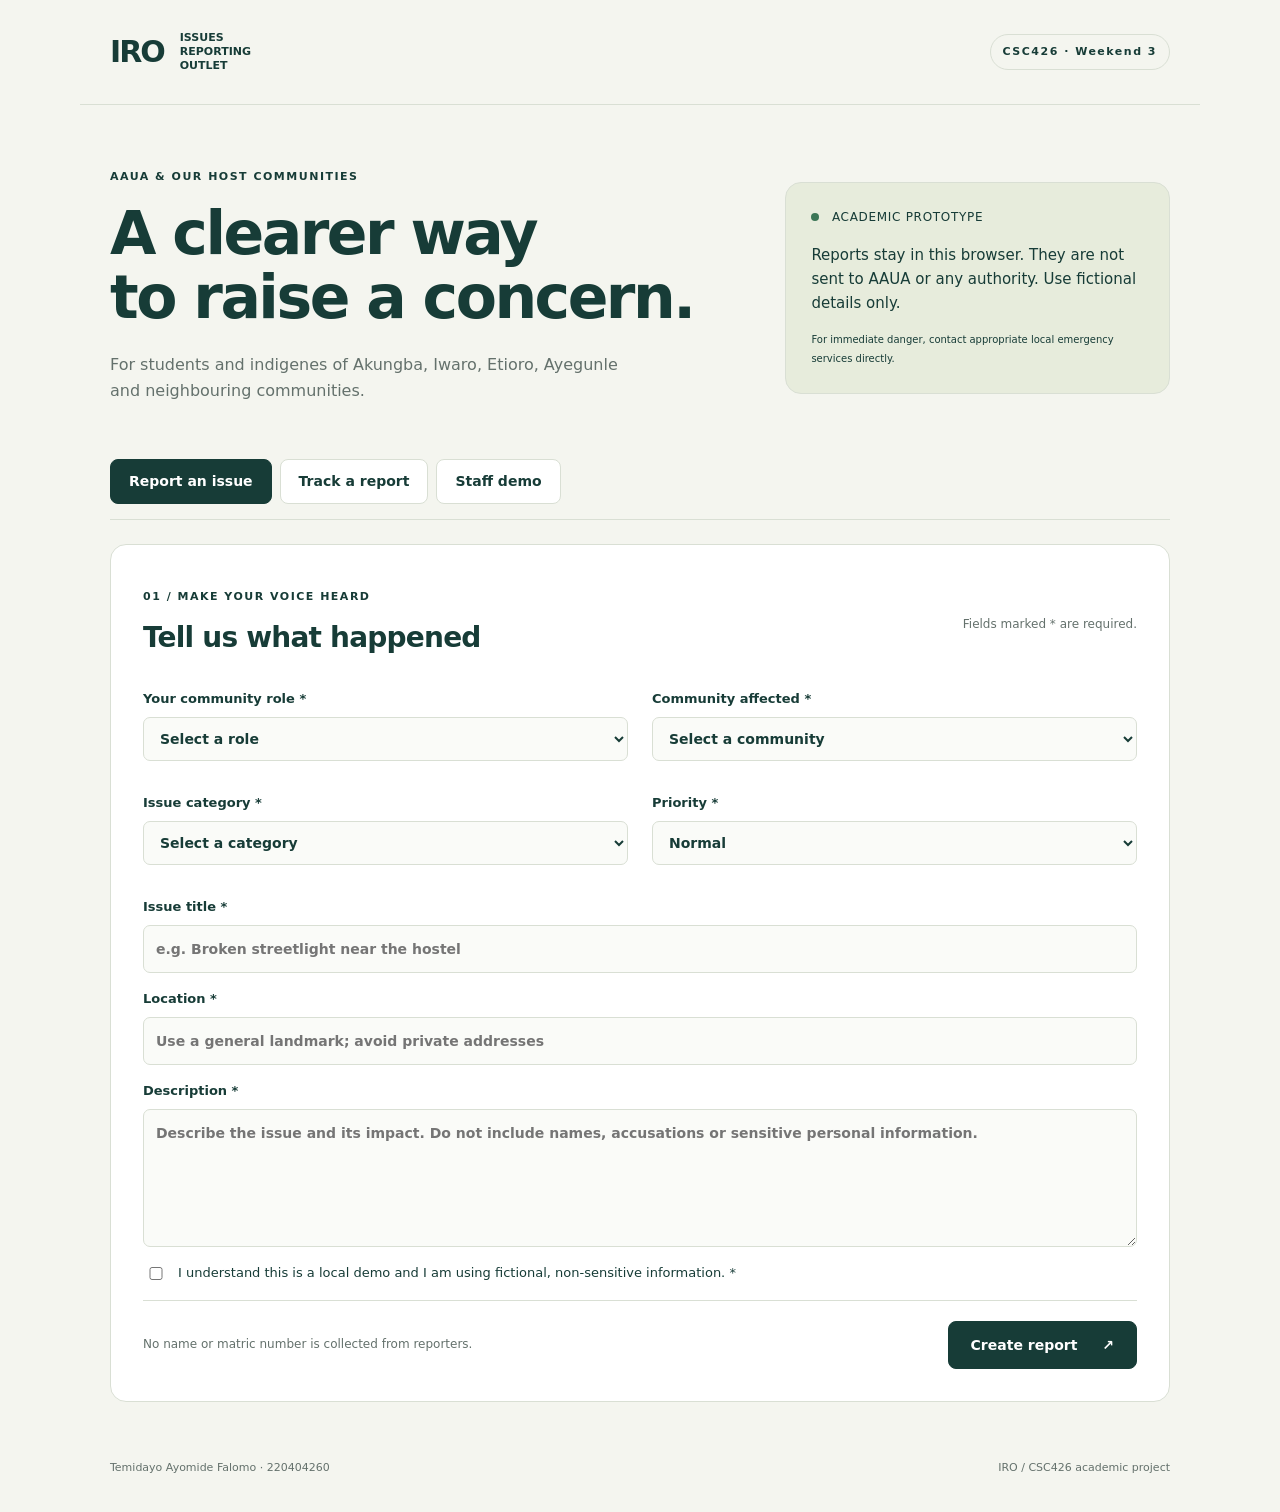
<file: weekend-3-iro/app/index.html>
<!doctype html>
<html lang="en">
<head>
  <meta charset="UTF-8"><meta name="viewport" content="width=device-width,initial-scale=1">
  <title>IRO | Issues Reporting Outlet</title>
  <link rel="stylesheet" href="styles.css">
  <script src="model.js" defer></script><script src="app.js" defer></script>
</head>
<body>
<header><a class="brand" href="#">IRO<span>Issues Reporting Outlet</span></a><span class="badge">CSC426 · Weekend 3</span></header>
<main>
  <section class="hero"><div><p class="eyebrow">AAUA & OUR HOST COMMUNITIES</p><h1>A clearer way<br>to raise a concern.</h1><p>For students and indigenes of Akungba, Iwaro, Etioro, Ayegunle and neighbouring communities.</p></div><aside><span class="status-dot"></span> ACADEMIC PROTOTYPE<p>Reports stay in this browser. They are not sent to AAUA or any authority. Use fictional details only.</p><small>For immediate danger, contact appropriate local emergency services directly.</small></aside></section>
  <nav aria-label="Main views"><button data-tab="report" aria-selected="true">Report an issue</button><button data-tab="track" aria-selected="false">Track a report</button><button data-tab="staff" aria-selected="false">Staff demo</button></nav>
  <section id="report" class="panel"><div class="section-heading"><div><p class="eyebrow">01 / MAKE YOUR VOICE HEARD</p><h2>Tell us what happened</h2></div><p>Fields marked * are required.</p></div>
  <form id="report-form">
    <div class="grid"><label>Your community role *<select name="role" required><option value="">Select a role</option><option>Student</option><option>Indigene</option><option>Both student and indigene</option></select></label><label>Community affected *<select name="community" required><option value="">Select a community</option><option>Akungba</option><option>Iwaro</option><option>Etioro</option><option>Ayegunle</option><option>Other neighbouring community</option></select></label>
    <label>Issue category *<select name="category" required><option value="">Select a category</option><option>Safety and security</option><option>Housing and accommodation</option><option>Water and electricity</option><option>Sanitation and environment</option><option>Transport and roads</option><option>Student-community relations</option><option>Other</option></select></label><label>Priority *<select name="priority" required><option>Normal</option><option>High</option></select></label></div>
    <label>Issue title *<input name="title" required minlength="5" maxlength="100" placeholder="e.g. Broken streetlight near the hostel"></label>
    <label>Location *<input name="location" required minlength="3" maxlength="150" placeholder="Use a general landmark; avoid private addresses"></label>
    <label>Description *<textarea name="description" required minlength="20" maxlength="2000" rows="5" placeholder="Describe the issue and its impact. Do not include names, accusations or sensitive personal information."></textarea></label>
    <label class="check"><input name="consent" type="checkbox" required> I understand this is a local demo and I am using fictional, non-sensitive information. *</label>
    <div class="form-footer"><span>No name or matric number is collected from reporters.</span><button class="primary" type="submit">Create report <span aria-hidden="true">↗</span></button></div>
  </form><div id="report-result" role="status" aria-live="polite"></div></section>
  <section id="track" class="panel" hidden><p class="eyebrow">02 / FOLLOW THE PROGRESS</p><h2>Track your report</h2><p>Use the reference shown after submission. Keep it private: anyone using this browser with that reference can view the report.</p><form id="track-form" class="inline-form"><label>Report reference<input name="reference" required maxlength="50" placeholder="IRO-…"></label><button type="submit" class="primary">Find report</button></form><div id="track-result" role="status" aria-live="polite"></div></section>
  <section id="staff" class="panel" hidden><p class="eyebrow">03 / STAFF WORKFLOW PREVIEW</p><h2>Community issue desk</h2><p class="notice">Demonstration only. There is no login or access control. Anyone using this browser can view reports and change their status.</p><div class="stats" id="stats"></div><div class="filters"><label>Status filter<select id="status-filter"><option>All</option><option>Submitted</option><option>Under review</option><option>Resolved</option><option>Rejected</option></select></label><button type="button" id="load-demo">Add fictional sample reports</button></div><div id="report-list"></div></section>
  <p id="global-error" class="error" role="alert"></p>
</main>
<footer><span>Temidayo Ayomide Falomo · 220404260</span><span>IRO / CSC426 academic project</span></footer>
</body></html>
</file>
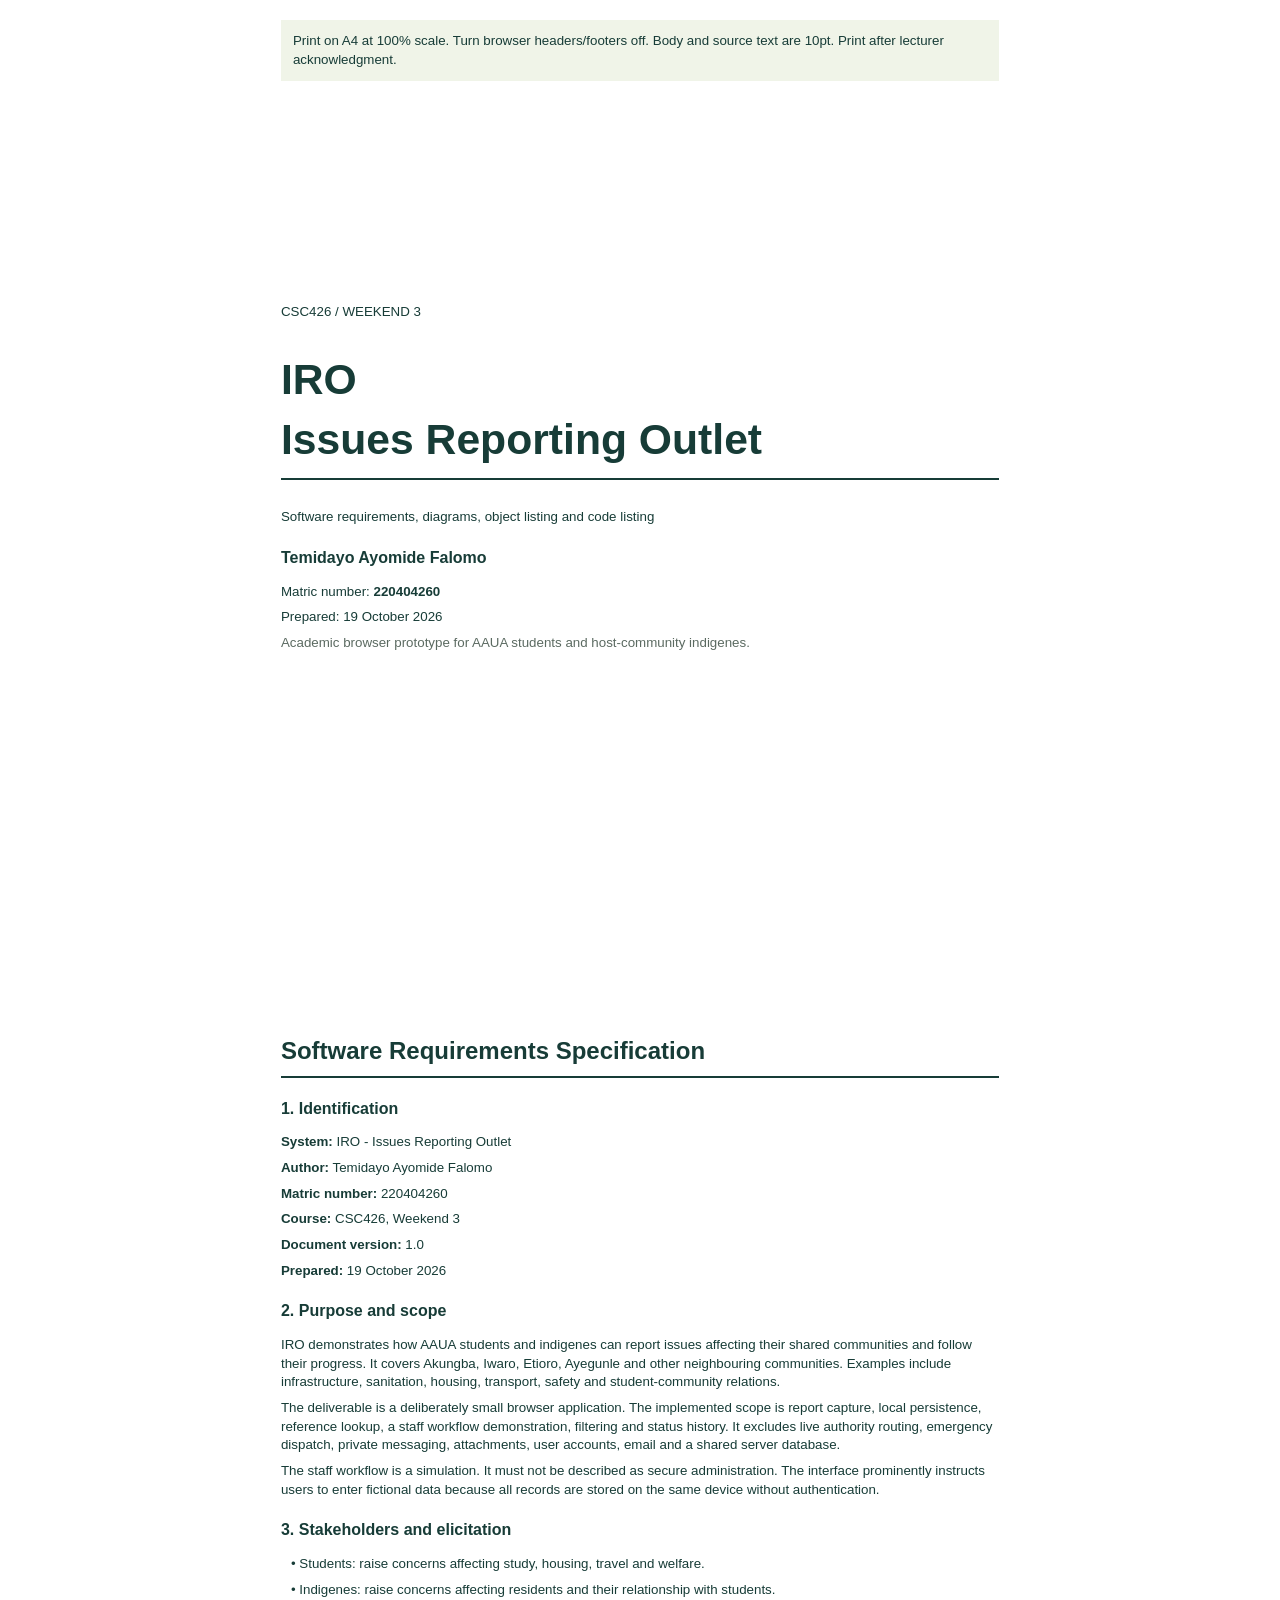
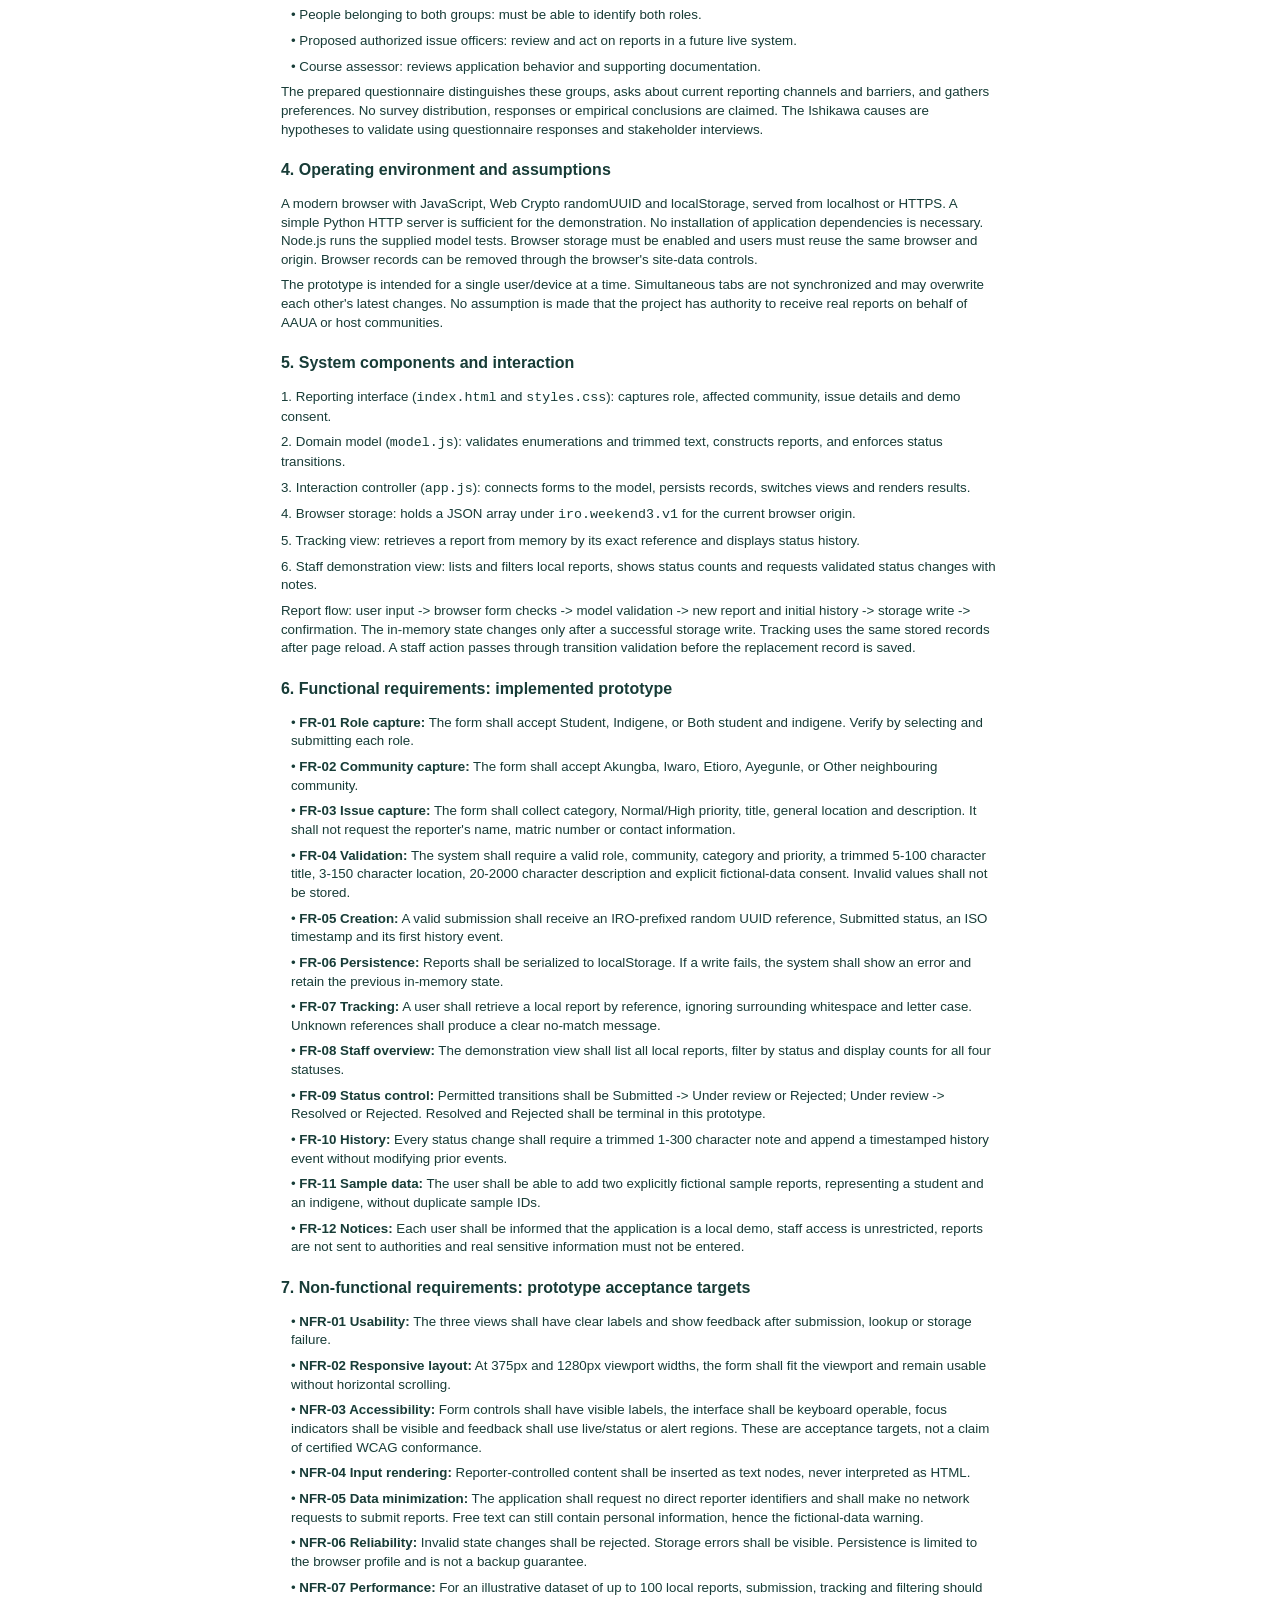
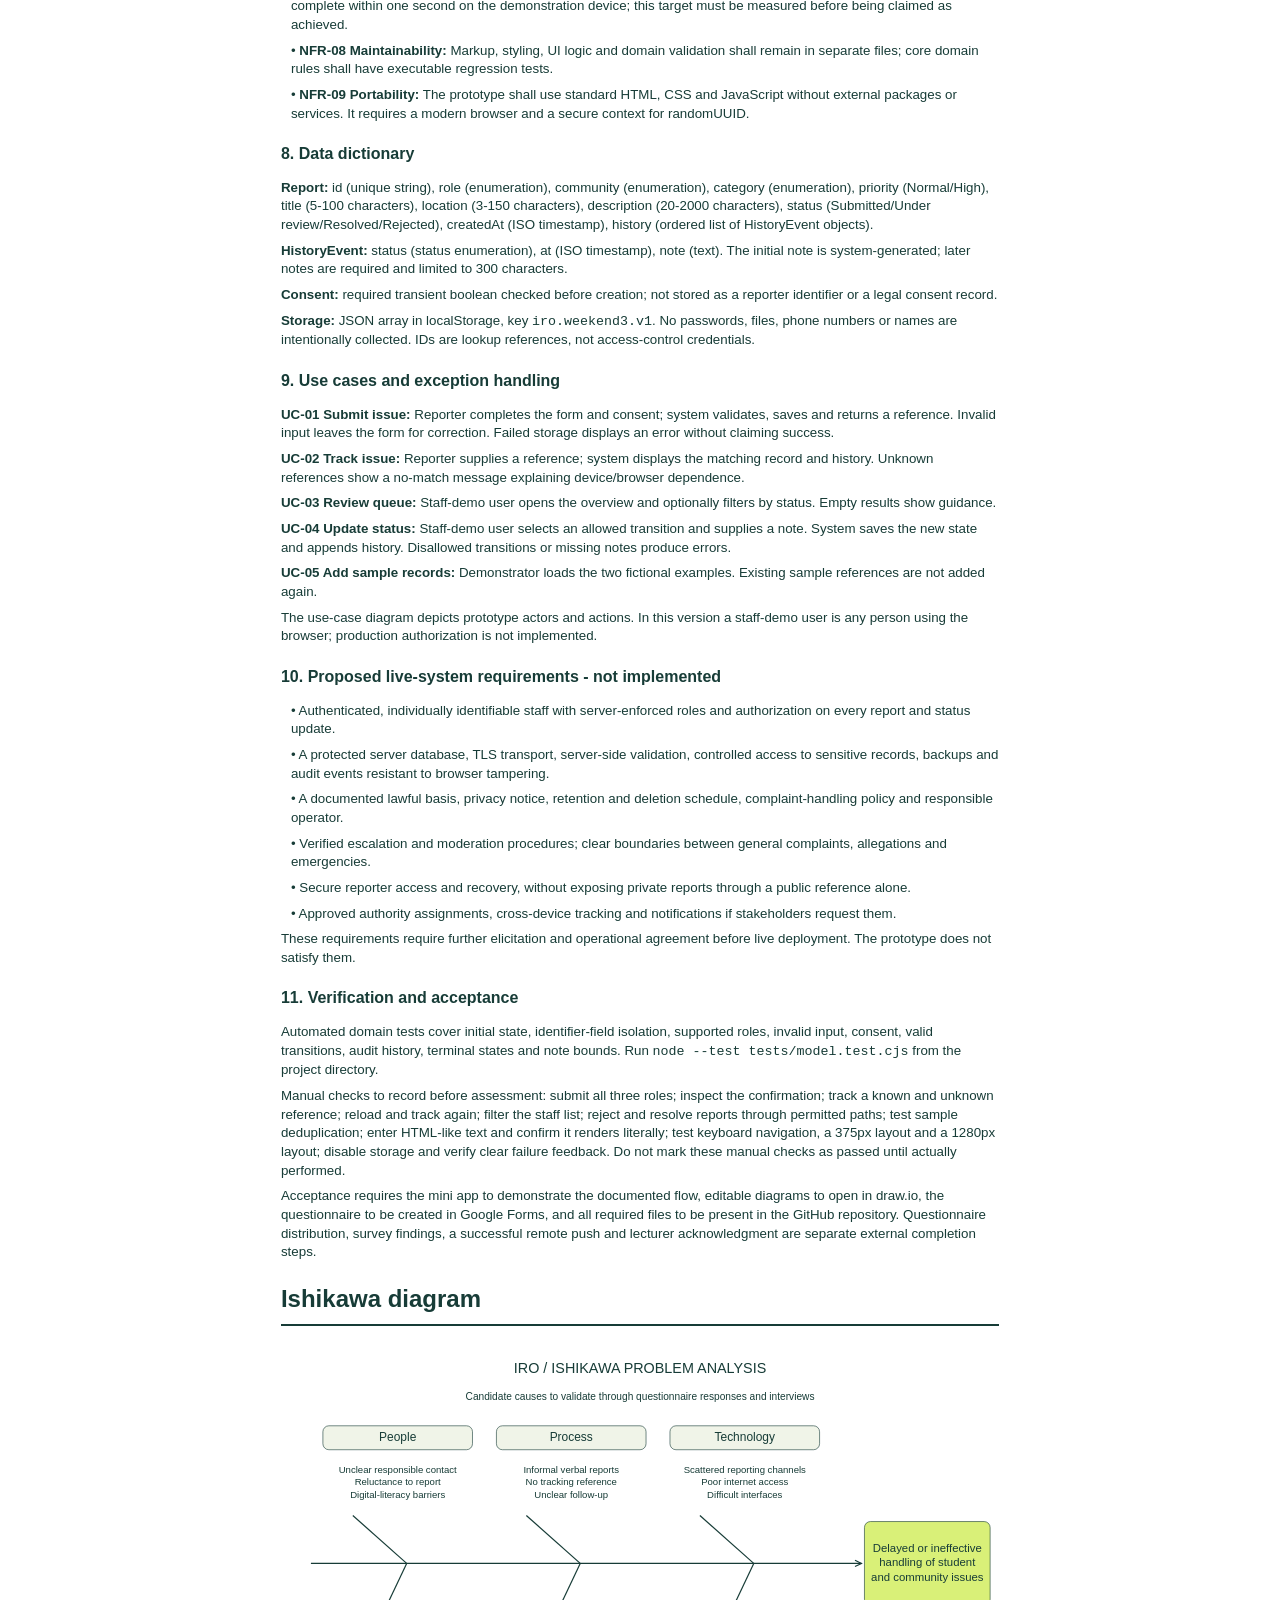
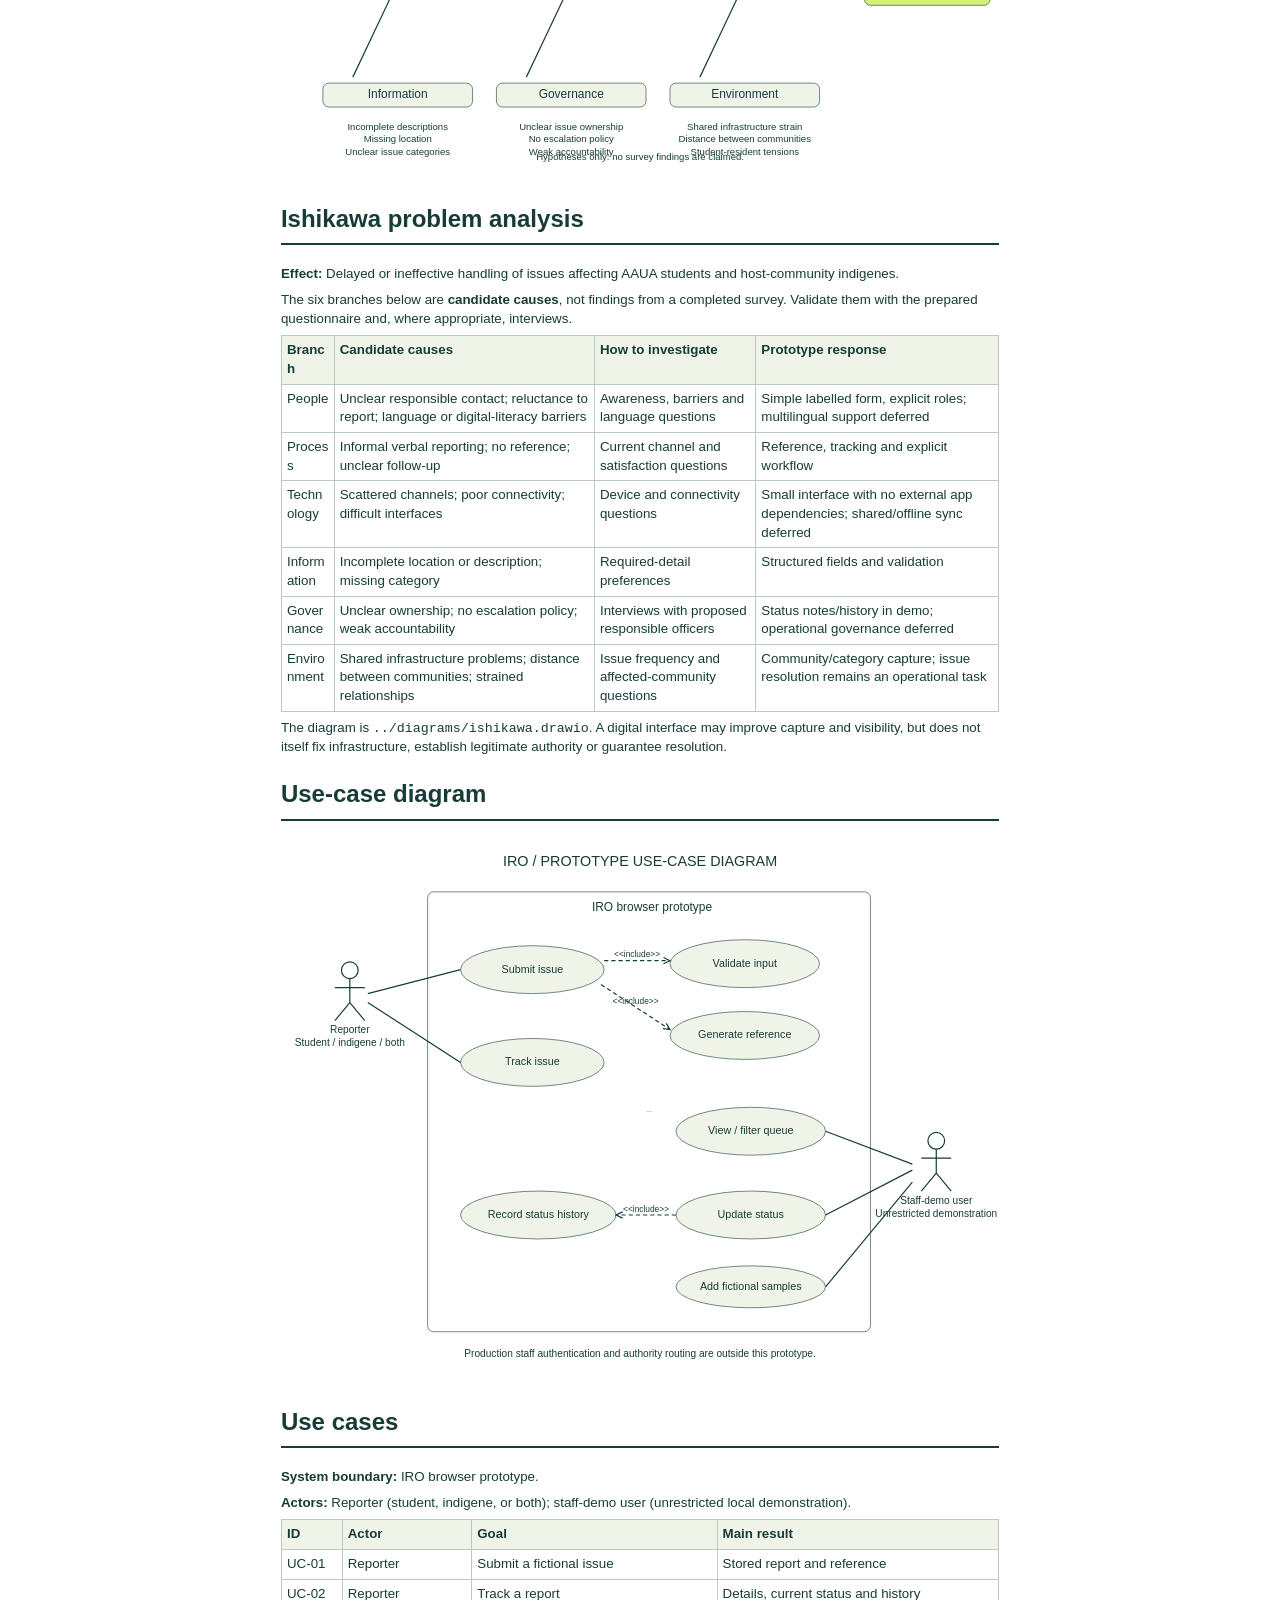
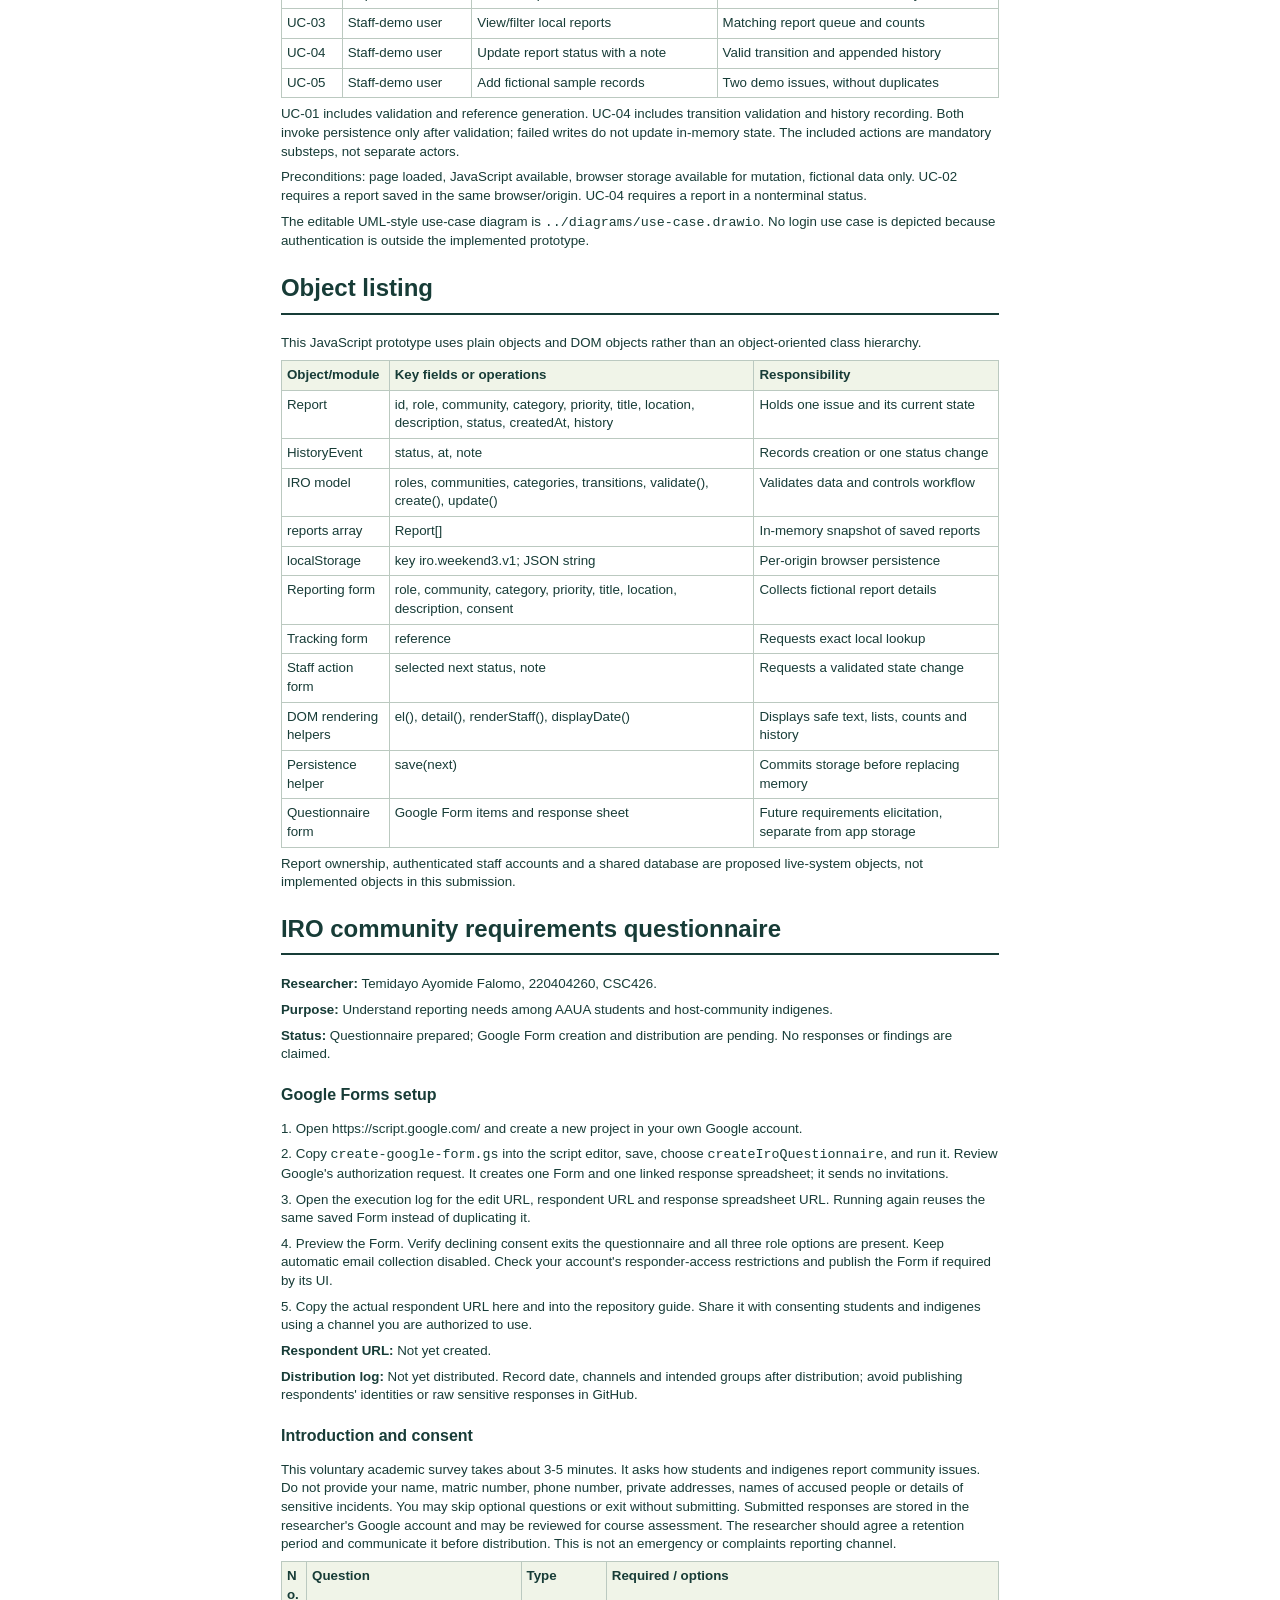
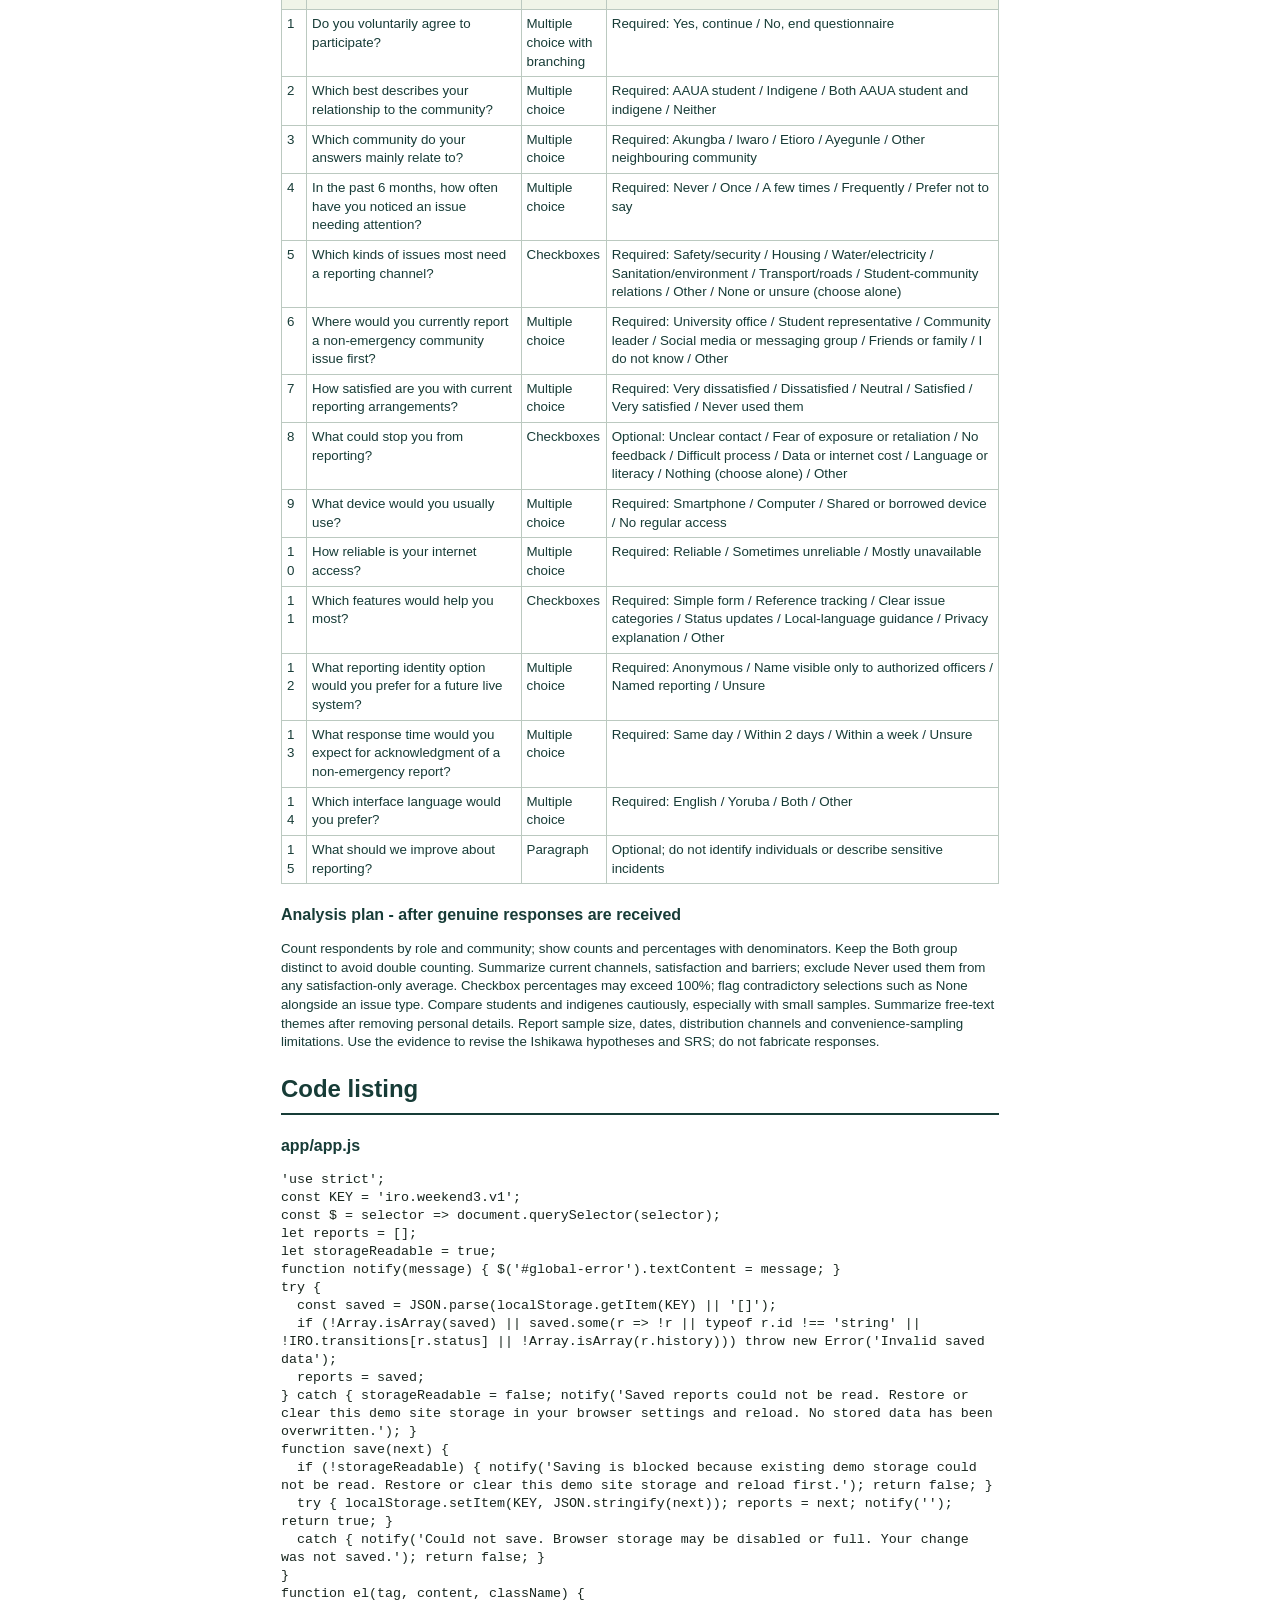
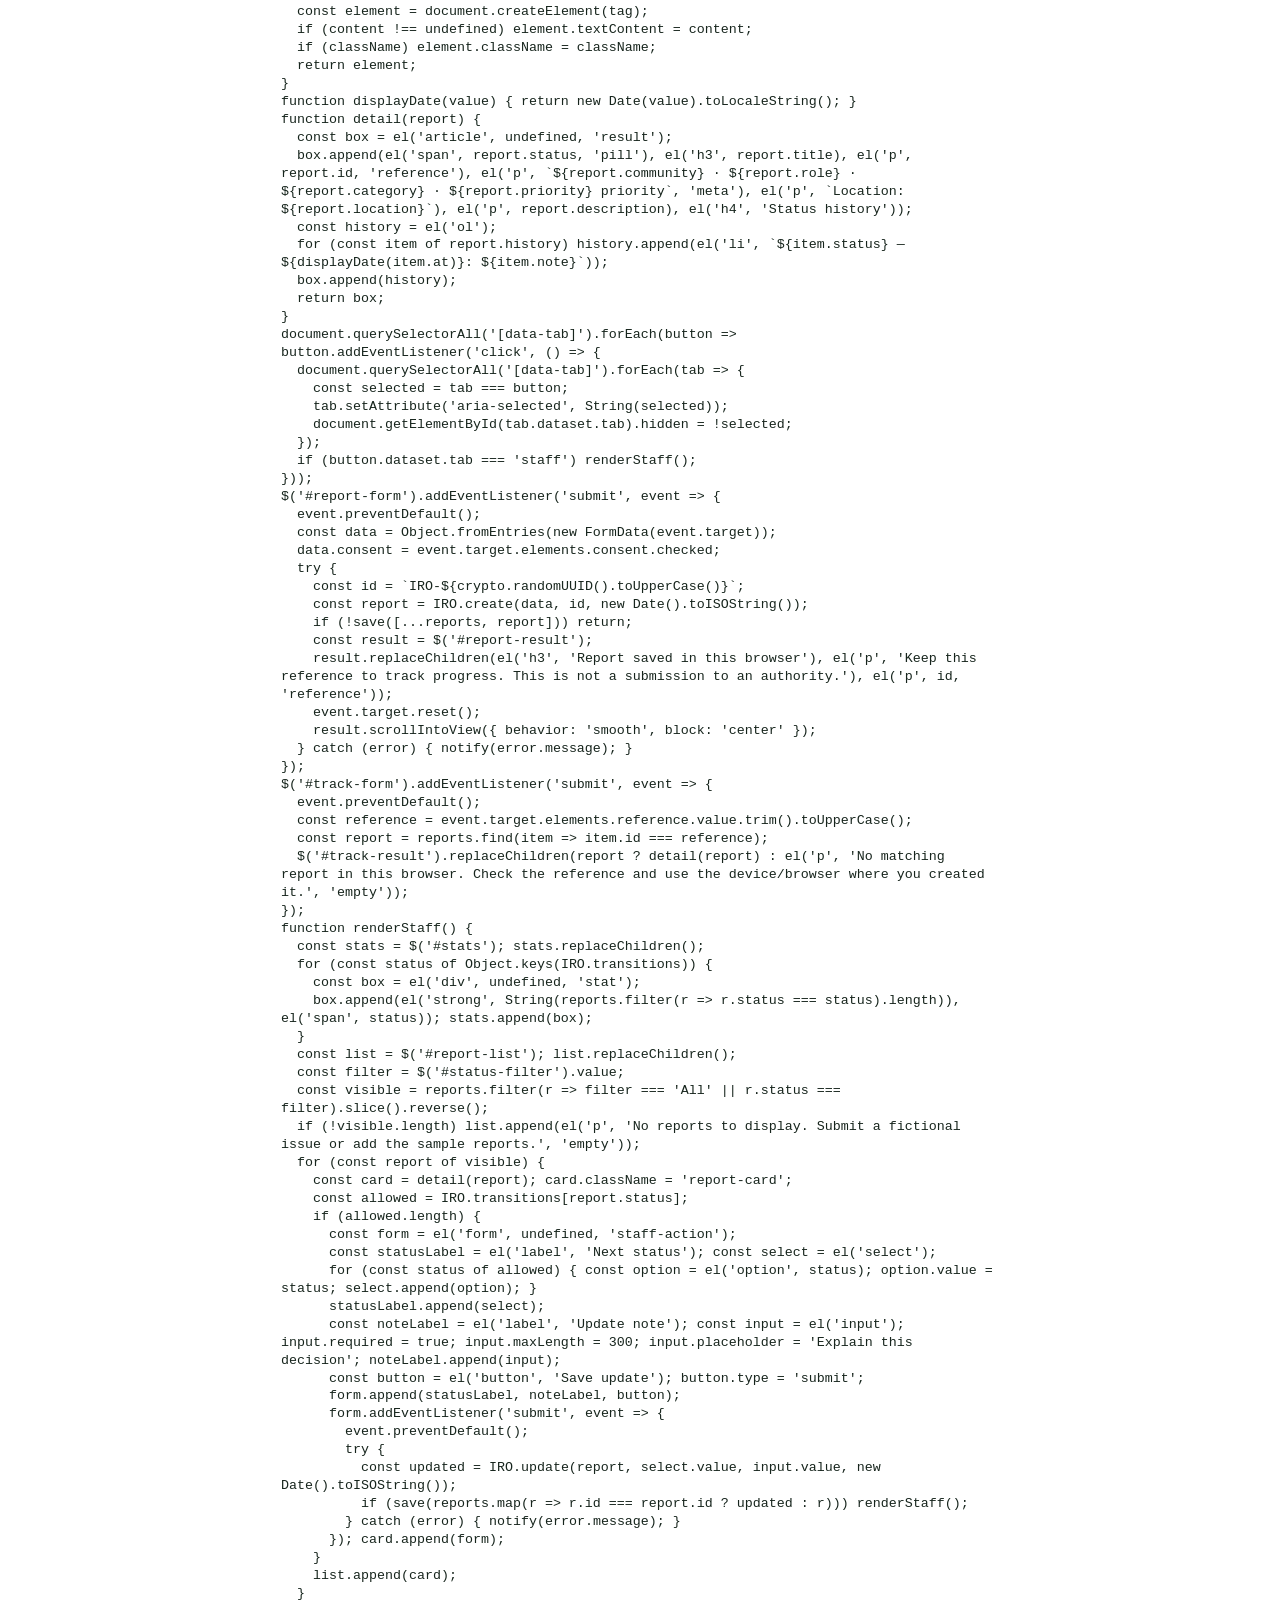
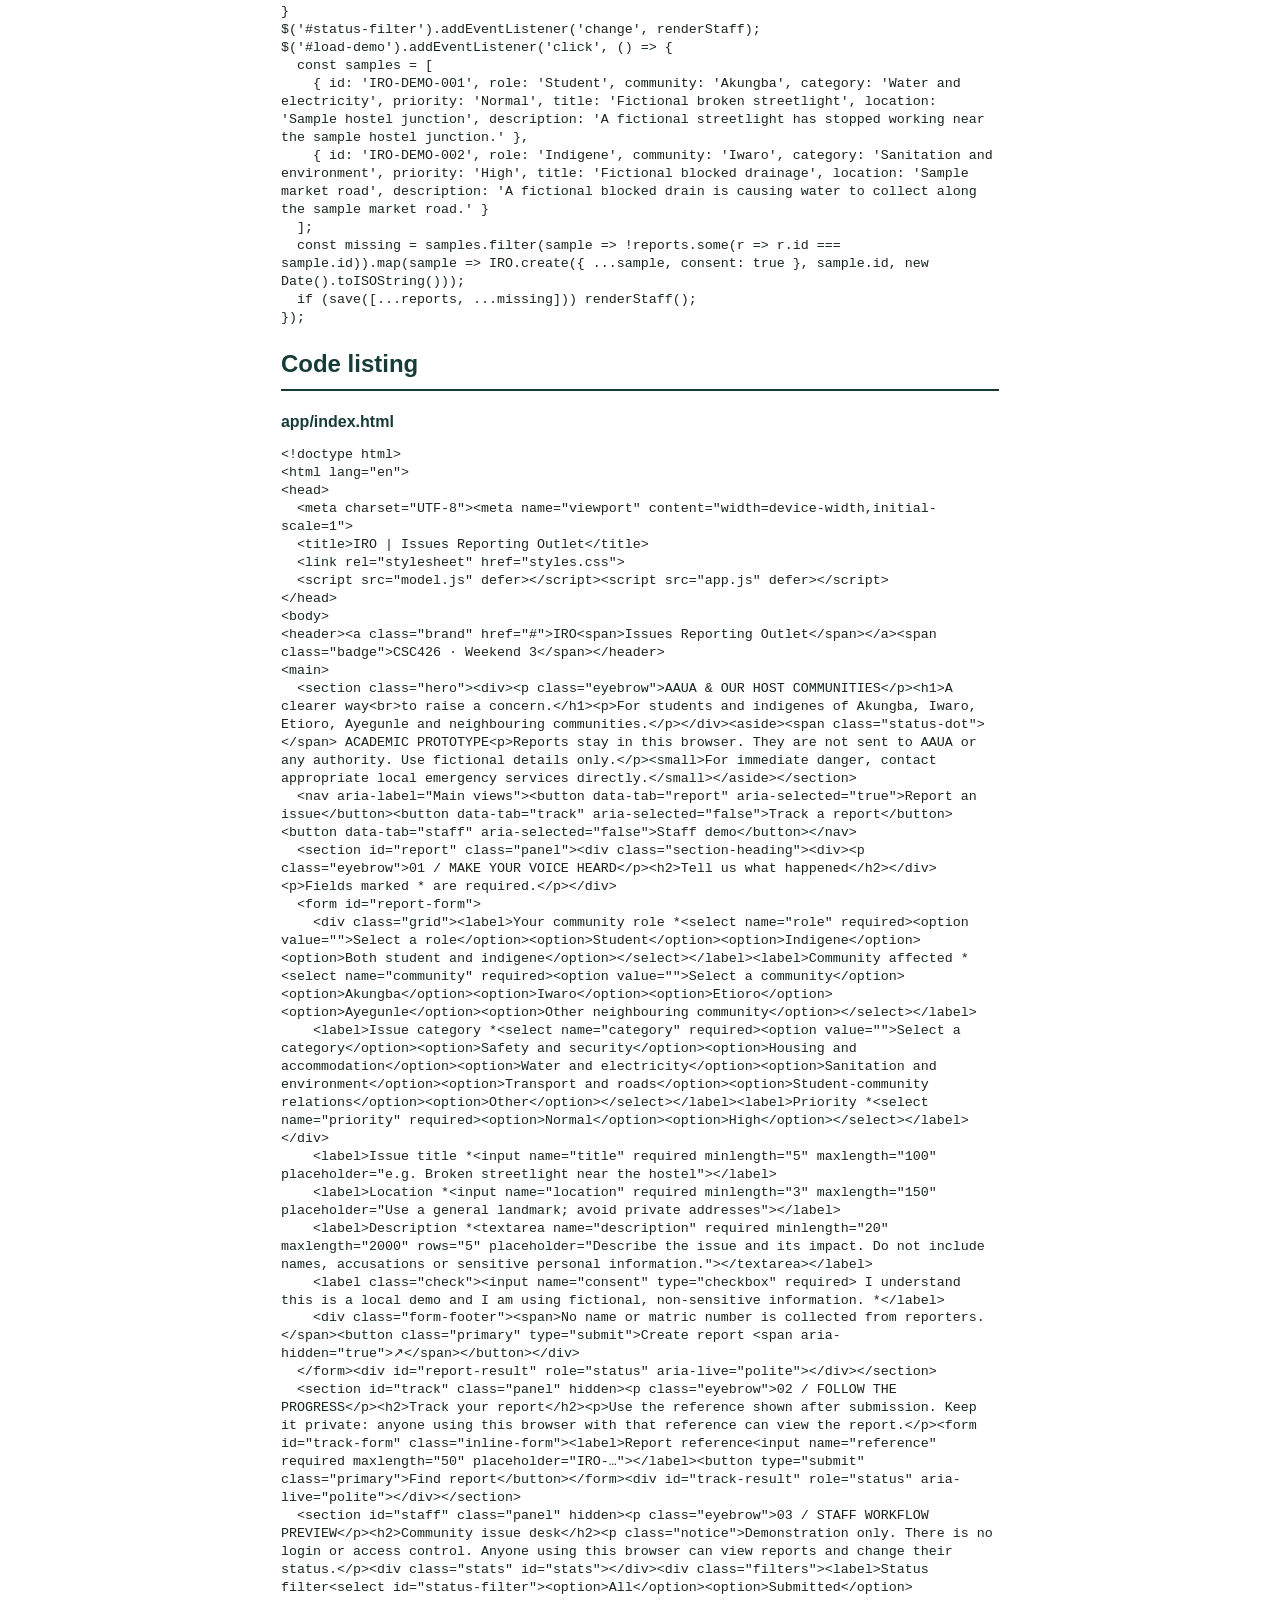
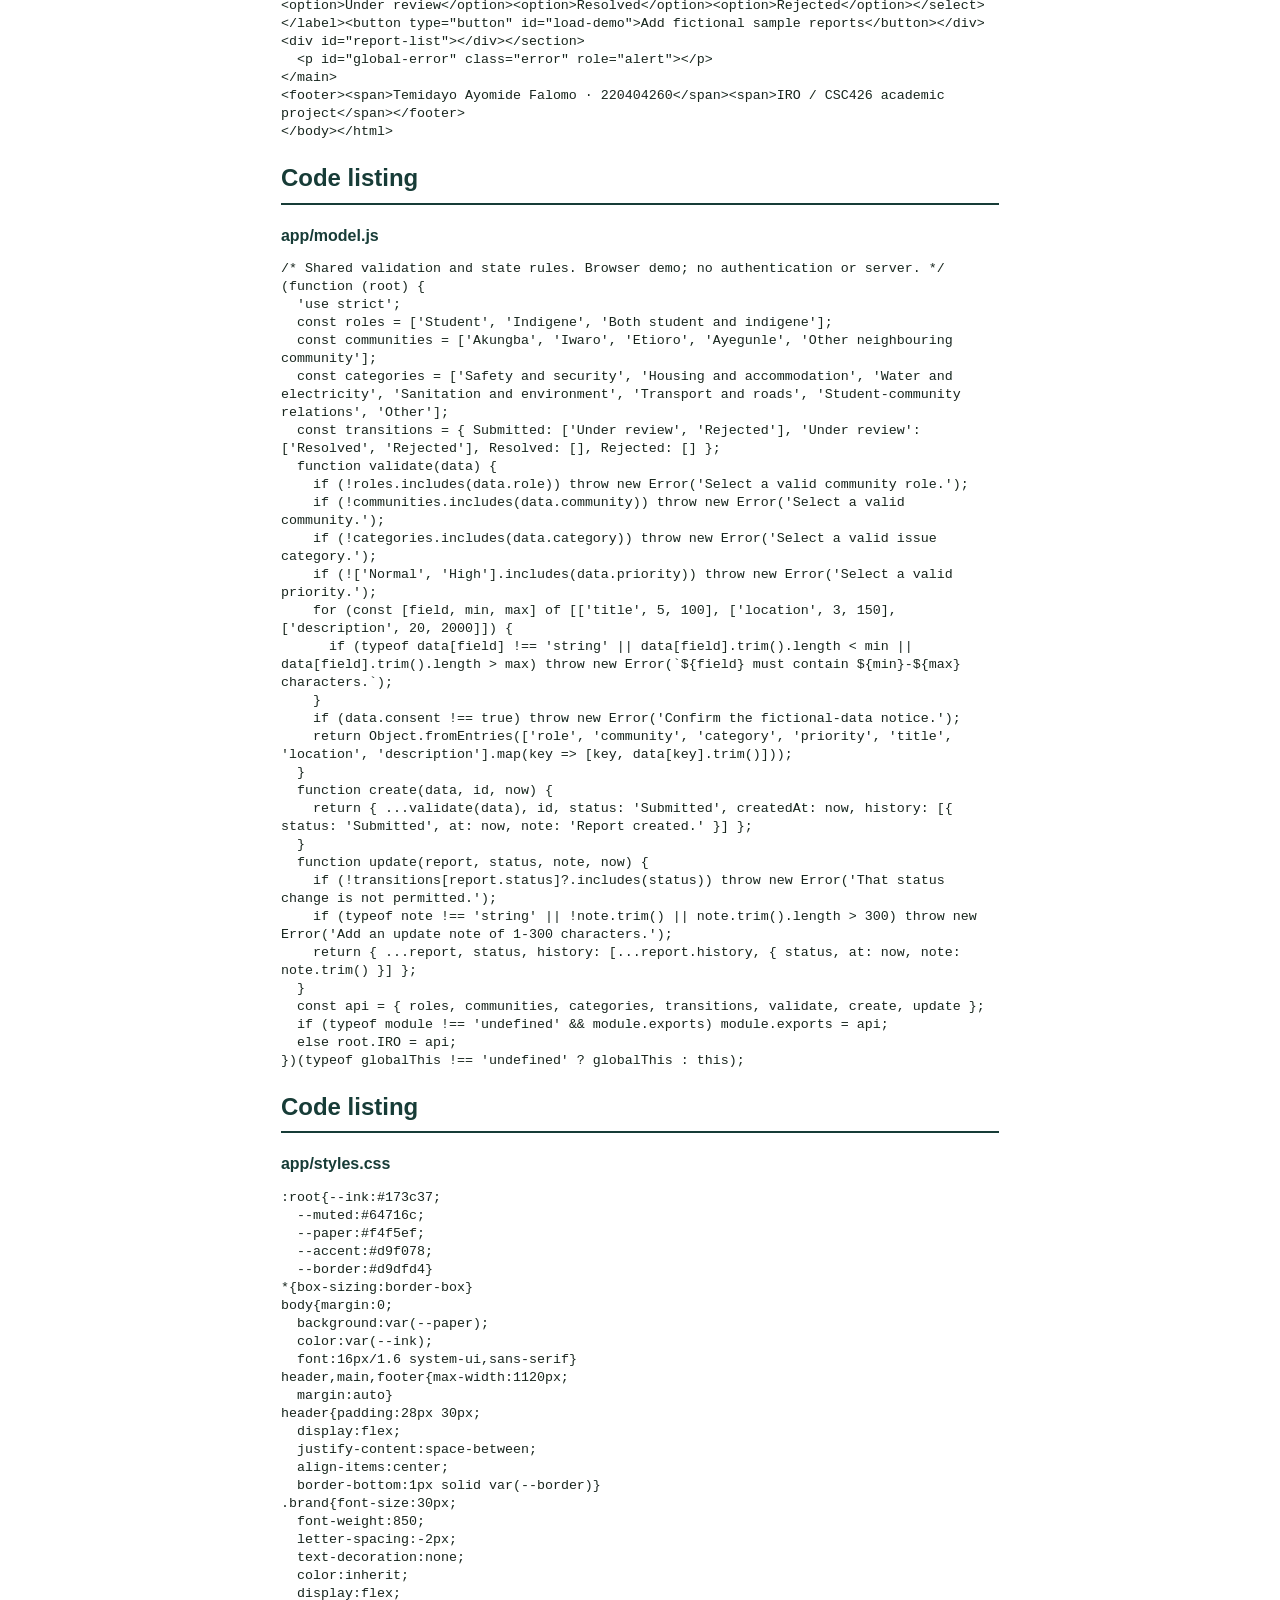
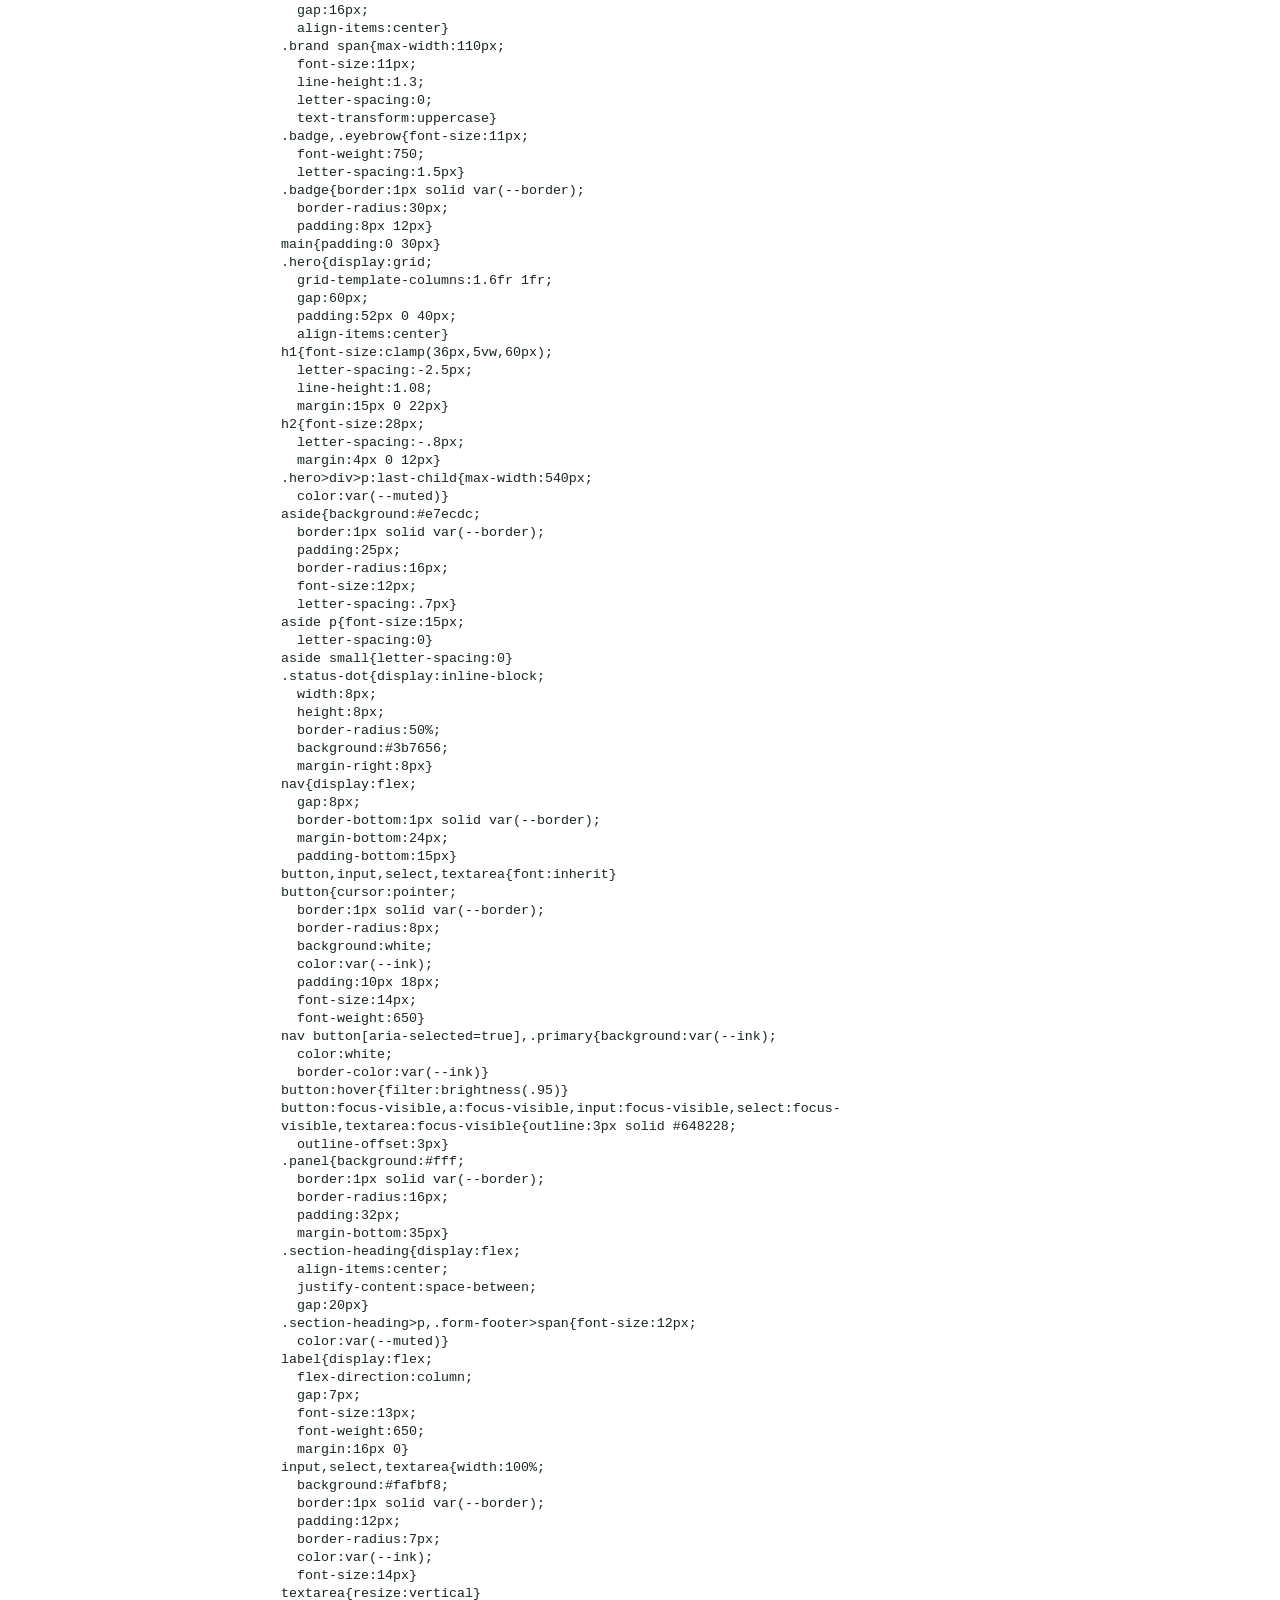
<file: weekend-3-iro/docs/print-manual.html>
<!doctype html><html lang="en"><meta charset="utf-8"><title>IRO - CSC426 Print Manual</title><style>@page{size:A4;margin:17mm}*{box-sizing:border-box}body{font-family:Arial,sans-serif;font-size:10pt;line-height:1.4;color:#173c37;max-width:190mm;margin:20px auto}h1{font-size:18pt;border-bottom:2px solid #173c37;padding-bottom:8px}h2{font-size:12pt;margin-top:20px}h3,h4{font-size:10pt}p{margin:7px 0}.bullet{margin-left:10px}table{border-collapse:collapse;width:100%;font-size:10pt}td{border:1px solid #bbc9c0;padding:5px;vertical-align:top;overflow-wrap:anywhere}tr{break-inside:avoid}tr:first-child{font-weight:bold;background:#f0f4e8}section{break-before:page}pre{font-family:monospace;font-size:10pt;line-height:1.35;white-space:pre-wrap;overflow-wrap:anywhere;color:#17251d}code{font-size:10pt}svg{width:100%;height:auto}.cover{padding-top:55mm;min-height:245mm}.cover h1{font-size:32pt}.muted{color:#5b6a61}.screen{padding:12px;background:#f0f4e8}@media print{body{margin:0;max-width:none}.screen{display:none}a{color:inherit;text-decoration:none}}</style><body>
<p class="screen">Print on A4 at 100% scale. Turn browser headers/footers off. Body and source text are 10pt. Print after lecturer acknowledgment.</p>
<div class="cover"><p>CSC426 / WEEKEND 3</p><h1>IRO<br>Issues Reporting Outlet</h1><p>Software requirements, diagrams, object listing and code listing</p><h2>Temidayo Ayomide Falomo</h2><p>Matric number: <strong>220404260</strong></p><p>Prepared: 19 October 2026</p><p class="muted">Academic browser prototype for AAUA students and host-community indigenes.</p></div>
<section><h1>Software Requirements Specification</h1>
<h2>1. Identification</h2>
<p><strong>System:</strong> IRO - Issues Reporting Outlet  </p>
<p><strong>Author:</strong> Temidayo Ayomide Falomo  </p>
<p><strong>Matric number:</strong> 220404260  </p>
<p><strong>Course:</strong> CSC426, Weekend 3  </p>
<p><strong>Document version:</strong> 1.0  </p>
<p><strong>Prepared:</strong> 19 October 2026</p>
<h2>2. Purpose and scope</h2>
<p>IRO demonstrates how AAUA students and indigenes can report issues affecting their shared communities and follow their progress. It covers Akungba, Iwaro, Etioro, Ayegunle and other neighbouring communities. Examples include infrastructure, sanitation, housing, transport, safety and student-community relations.</p>
<p>The deliverable is a deliberately small browser application. The implemented scope is report capture, local persistence, reference lookup, a staff workflow demonstration, filtering and status history. It excludes live authority routing, emergency dispatch, private messaging, attachments, user accounts, email and a shared server database.</p>
<p>The staff workflow is a simulation. It must not be described as secure administration. The interface prominently instructs users to enter fictional data because all records are stored on the same device without authentication.</p>
<h2>3. Stakeholders and elicitation</h2>
<p class="bullet">&#8226; Students: raise concerns affecting study, housing, travel and welfare.</p>
<p class="bullet">&#8226; Indigenes: raise concerns affecting residents and their relationship with students.</p>
<p class="bullet">&#8226; People belonging to both groups: must be able to identify both roles.</p>
<p class="bullet">&#8226; Proposed authorized issue officers: review and act on reports in a future live system.</p>
<p class="bullet">&#8226; Course assessor: reviews application behavior and supporting documentation.</p>
<p>The prepared questionnaire distinguishes these groups, asks about current reporting channels and barriers, and gathers preferences. No survey distribution, responses or empirical conclusions are claimed. The Ishikawa causes are hypotheses to validate using questionnaire responses and stakeholder interviews.</p>
<h2>4. Operating environment and assumptions</h2>
<p>A modern browser with JavaScript, Web Crypto randomUUID and localStorage, served from localhost or HTTPS. A simple Python HTTP server is sufficient for the demonstration. No installation of application dependencies is necessary. Node.js runs the supplied model tests. Browser storage must be enabled and users must reuse the same browser and origin. Browser records can be removed through the browser&#x27;s site-data controls.</p>
<p>The prototype is intended for a single user/device at a time. Simultaneous tabs are not synchronized and may overwrite each other&#x27;s latest changes. No assumption is made that the project has authority to receive real reports on behalf of AAUA or host communities.</p>
<h2>5. System components and interaction</h2>
<p>1. Reporting interface (<code>index.html</code> and <code>styles.css</code>): captures role, affected community, issue details and demo consent.</p>
<p>2. Domain model (<code>model.js</code>): validates enumerations and trimmed text, constructs reports, and enforces status transitions.</p>
<p>3. Interaction controller (<code>app.js</code>): connects forms to the model, persists records, switches views and renders results.</p>
<p>4. Browser storage: holds a JSON array under <code>iro.weekend3.v1</code> for the current browser origin.</p>
<p>5. Tracking view: retrieves a report from memory by its exact reference and displays status history.</p>
<p>6. Staff demonstration view: lists and filters local reports, shows status counts and requests validated status changes with notes.</p>
<p>Report flow: user input -&gt; browser form checks -&gt; model validation -&gt; new report and initial history -&gt; storage write -&gt; confirmation. The in-memory state changes only after a successful storage write. Tracking uses the same stored records after page reload. A staff action passes through transition validation before the replacement record is saved.</p>
<h2>6. Functional requirements: implemented prototype</h2>
<p class="bullet">&#8226; <strong>FR-01 Role capture:</strong> The form shall accept Student, Indigene, or Both student and indigene. Verify by selecting and submitting each role.</p>
<p class="bullet">&#8226; <strong>FR-02 Community capture:</strong> The form shall accept Akungba, Iwaro, Etioro, Ayegunle, or Other neighbouring community.</p>
<p class="bullet">&#8226; <strong>FR-03 Issue capture:</strong> The form shall collect category, Normal/High priority, title, general location and description. It shall not request the reporter&#x27;s name, matric number or contact information.</p>
<p class="bullet">&#8226; <strong>FR-04 Validation:</strong> The system shall require a valid role, community, category and priority, a trimmed 5-100 character title, 3-150 character location, 20-2000 character description and explicit fictional-data consent. Invalid values shall not be stored.</p>
<p class="bullet">&#8226; <strong>FR-05 Creation:</strong> A valid submission shall receive an IRO-prefixed random UUID reference, Submitted status, an ISO timestamp and its first history event.</p>
<p class="bullet">&#8226; <strong>FR-06 Persistence:</strong> Reports shall be serialized to localStorage. If a write fails, the system shall show an error and retain the previous in-memory state.</p>
<p class="bullet">&#8226; <strong>FR-07 Tracking:</strong> A user shall retrieve a local report by reference, ignoring surrounding whitespace and letter case. Unknown references shall produce a clear no-match message.</p>
<p class="bullet">&#8226; <strong>FR-08 Staff overview:</strong> The demonstration view shall list all local reports, filter by status and display counts for all four statuses.</p>
<p class="bullet">&#8226; <strong>FR-09 Status control:</strong> Permitted transitions shall be Submitted -&gt; Under review or Rejected; Under review -&gt; Resolved or Rejected. Resolved and Rejected shall be terminal in this prototype.</p>
<p class="bullet">&#8226; <strong>FR-10 History:</strong> Every status change shall require a trimmed 1-300 character note and append a timestamped history event without modifying prior events.</p>
<p class="bullet">&#8226; <strong>FR-11 Sample data:</strong> The user shall be able to add two explicitly fictional sample reports, representing a student and an indigene, without duplicate sample IDs.</p>
<p class="bullet">&#8226; <strong>FR-12 Notices:</strong> Each user shall be informed that the application is a local demo, staff access is unrestricted, reports are not sent to authorities and real sensitive information must not be entered.</p>
<h2>7. Non-functional requirements: prototype acceptance targets</h2>
<p class="bullet">&#8226; <strong>NFR-01 Usability:</strong> The three views shall have clear labels and show feedback after submission, lookup or storage failure.</p>
<p class="bullet">&#8226; <strong>NFR-02 Responsive layout:</strong> At 375px and 1280px viewport widths, the form shall fit the viewport and remain usable without horizontal scrolling.</p>
<p class="bullet">&#8226; <strong>NFR-03 Accessibility:</strong> Form controls shall have visible labels, the interface shall be keyboard operable, focus indicators shall be visible and feedback shall use live/status or alert regions. These are acceptance targets, not a claim of certified WCAG conformance.</p>
<p class="bullet">&#8226; <strong>NFR-04 Input rendering:</strong> Reporter-controlled content shall be inserted as text nodes, never interpreted as HTML.</p>
<p class="bullet">&#8226; <strong>NFR-05 Data minimization:</strong> The application shall request no direct reporter identifiers and shall make no network requests to submit reports. Free text can still contain personal information, hence the fictional-data warning.</p>
<p class="bullet">&#8226; <strong>NFR-06 Reliability:</strong> Invalid state changes shall be rejected. Storage errors shall be visible. Persistence is limited to the browser profile and is not a backup guarantee.</p>
<p class="bullet">&#8226; <strong>NFR-07 Performance:</strong> For an illustrative dataset of up to 100 local reports, submission, tracking and filtering should complete within one second on the demonstration device; this target must be measured before being claimed as achieved.</p>
<p class="bullet">&#8226; <strong>NFR-08 Maintainability:</strong> Markup, styling, UI logic and domain validation shall remain in separate files; core domain rules shall have executable regression tests.</p>
<p class="bullet">&#8226; <strong>NFR-09 Portability:</strong> The prototype shall use standard HTML, CSS and JavaScript without external packages or services. It requires a modern browser and a secure context for randomUUID.</p>
<h2>8. Data dictionary</h2>
<p><strong>Report:</strong> id (unique string), role (enumeration), community (enumeration), category (enumeration), priority (Normal/High), title (5-100 characters), location (3-150 characters), description (20-2000 characters), status (Submitted/Under review/Resolved/Rejected), createdAt (ISO timestamp), history (ordered list of HistoryEvent objects).</p>
<p><strong>HistoryEvent:</strong> status (status enumeration), at (ISO timestamp), note (text). The initial note is system-generated; later notes are required and limited to 300 characters.</p>
<p><strong>Consent:</strong> required transient boolean checked before creation; not stored as a reporter identifier or a legal consent record.</p>
<p><strong>Storage:</strong> JSON array in localStorage, key <code>iro.weekend3.v1</code>. No passwords, files, phone numbers or names are intentionally collected. IDs are lookup references, not access-control credentials.</p>
<h2>9. Use cases and exception handling</h2>
<p><strong>UC-01 Submit issue:</strong> Reporter completes the form and consent; system validates, saves and returns a reference. Invalid input leaves the form for correction. Failed storage displays an error without claiming success.</p>
<p><strong>UC-02 Track issue:</strong> Reporter supplies a reference; system displays the matching record and history. Unknown references show a no-match message explaining device/browser dependence.</p>
<p><strong>UC-03 Review queue:</strong> Staff-demo user opens the overview and optionally filters by status. Empty results show guidance.</p>
<p><strong>UC-04 Update status:</strong> Staff-demo user selects an allowed transition and supplies a note. System saves the new state and appends history. Disallowed transitions or missing notes produce errors.</p>
<p><strong>UC-05 Add sample records:</strong> Demonstrator loads the two fictional examples. Existing sample references are not added again.</p>
<p>The use-case diagram depicts prototype actors and actions. In this version a staff-demo user is any person using the browser; production authorization is not implemented.</p>
<h2>10. Proposed live-system requirements - not implemented</h2>
<p class="bullet">&#8226; Authenticated, individually identifiable staff with server-enforced roles and authorization on every report and status update.</p>
<p class="bullet">&#8226; A protected server database, TLS transport, server-side validation, controlled access to sensitive records, backups and audit events resistant to browser tampering.</p>
<p class="bullet">&#8226; A documented lawful basis, privacy notice, retention and deletion schedule, complaint-handling policy and responsible operator.</p>
<p class="bullet">&#8226; Verified escalation and moderation procedures; clear boundaries between general complaints, allegations and emergencies.</p>
<p class="bullet">&#8226; Secure reporter access and recovery, without exposing private reports through a public reference alone.</p>
<p class="bullet">&#8226; Approved authority assignments, cross-device tracking and notifications if stakeholders request them.</p>
<p>These requirements require further elicitation and operational agreement before live deployment. The prototype does not satisfy them.</p>
<h2>11. Verification and acceptance</h2>
<p>Automated domain tests cover initial state, identifier-field isolation, supported roles, invalid input, consent, valid transitions, audit history, terminal states and note bounds. Run <code>node --test tests/model.test.cjs</code> from the project directory.</p>
<p>Manual checks to record before assessment: submit all three roles; inspect the confirmation; track a known and unknown reference; reload and track again; filter the staff list; reject and resolve reports through permitted paths; test sample deduplication; enter HTML-like text and confirm it renders literally; test keyboard navigation, a 375px layout and a 1280px layout; disable storage and verify clear failure feedback. Do not mark these manual checks as passed until actually performed.</p>
<p>Acceptance requires the mini app to demonstrate the documented flow, editable diagrams to open in draw.io, the questionnaire to be created in Google Forms, and all required files to be present in the GitHub repository. Questionnaire distribution, survey findings, a successful remote push and lecturer acknowledgment are separate external completion steps.</p></section>
<section><h1>Ishikawa diagram</h1><svg xmlns="http://www.w3.org/2000/svg" viewBox="0 0 1200 720" role="img"><title>Ishikawa problem analysis</title><rect width="100%" height="100%" fill="white"/><text x="600.0" y="40.0" text-anchor="middle" dominant-baseline="middle" font-family="Arial,sans-serif" font-size="24" fill="#173c37">IRO / ISHIKAWA PROBLEM ANALYSIS</text><text x="600.0" y="87.5" text-anchor="middle" dominant-baseline="middle" font-family="Arial,sans-serif" font-size="17" fill="#173c37">Candidate causes to validate through questionnaire responses and interviews</text><path d="M50 365 L970 365" fill="none" stroke="#173c37" stroke-width="2"/><polyline points="959.1946347717678,370.21958640933474 970,365 959.1946347717678,359.78041359066526" fill="none" stroke="#173c37" stroke-width="2"/><rect x="70" y="135" width="250" height="40" rx="10" fill="#f0f4e8" stroke="#173c37"/><text x="195.0" y="155.0" text-anchor="middle" dominant-baseline="middle" font-family="Arial,sans-serif" font-size="20" fill="#173c37">People</text><text x="195.0" y="209.2" text-anchor="middle" dominant-baseline="middle" font-family="Arial,sans-serif" font-size="16" fill="#173c37">Unclear responsible contact</text><text x="195.0" y="230.0" text-anchor="middle" dominant-baseline="middle" font-family="Arial,sans-serif" font-size="16" fill="#173c37">Reluctance to report</text><text x="195.0" y="250.79999999999998" text-anchor="middle" dominant-baseline="middle" font-family="Arial,sans-serif" font-size="16" fill="#173c37">Digital-literacy barriers</text><path d="M120 285 L210 365" fill="none" stroke="#173c37" stroke-width="2"/><rect x="360" y="135" width="250" height="40" rx="10" fill="#f0f4e8" stroke="#173c37"/><text x="485.0" y="155.0" text-anchor="middle" dominant-baseline="middle" font-family="Arial,sans-serif" font-size="20" fill="#173c37">Process</text><text x="485.0" y="209.2" text-anchor="middle" dominant-baseline="middle" font-family="Arial,sans-serif" font-size="16" fill="#173c37">Informal verbal reports</text><text x="485.0" y="230.0" text-anchor="middle" dominant-baseline="middle" font-family="Arial,sans-serif" font-size="16" fill="#173c37">No tracking reference</text><text x="485.0" y="250.79999999999998" text-anchor="middle" dominant-baseline="middle" font-family="Arial,sans-serif" font-size="16" fill="#173c37">Unclear follow-up</text><path d="M410 285 L500 365" fill="none" stroke="#173c37" stroke-width="2"/><rect x="650" y="135" width="250" height="40" rx="10" fill="#f0f4e8" stroke="#173c37"/><text x="775.0" y="155.0" text-anchor="middle" dominant-baseline="middle" font-family="Arial,sans-serif" font-size="20" fill="#173c37">Technology</text><text x="775.0" y="209.2" text-anchor="middle" dominant-baseline="middle" font-family="Arial,sans-serif" font-size="16" fill="#173c37">Scattered reporting channels</text><text x="775.0" y="230.0" text-anchor="middle" dominant-baseline="middle" font-family="Arial,sans-serif" font-size="16" fill="#173c37">Poor internet access</text><text x="775.0" y="250.79999999999998" text-anchor="middle" dominant-baseline="middle" font-family="Arial,sans-serif" font-size="16" fill="#173c37">Difficult interfaces</text><path d="M700 285 L790 365" fill="none" stroke="#173c37" stroke-width="2"/><rect x="70" y="565" width="250" height="40" rx="10" fill="#f0f4e8" stroke="#173c37"/><text x="195.0" y="585.0" text-anchor="middle" dominant-baseline="middle" font-family="Arial,sans-serif" font-size="20" fill="#173c37">Information</text><text x="195.0" y="639.2" text-anchor="middle" dominant-baseline="middle" font-family="Arial,sans-serif" font-size="16" fill="#173c37">Incomplete descriptions</text><text x="195.0" y="660.0" text-anchor="middle" dominant-baseline="middle" font-family="Arial,sans-serif" font-size="16" fill="#173c37">Missing location</text><text x="195.0" y="680.8000000000001" text-anchor="middle" dominant-baseline="middle" font-family="Arial,sans-serif" font-size="16" fill="#173c37">Unclear issue categories</text><path d="M120 555 L210 365" fill="none" stroke="#173c37" stroke-width="2"/><rect x="360" y="565" width="250" height="40" rx="10" fill="#f0f4e8" stroke="#173c37"/><text x="485.0" y="585.0" text-anchor="middle" dominant-baseline="middle" font-family="Arial,sans-serif" font-size="20" fill="#173c37">Governance</text><text x="485.0" y="639.2" text-anchor="middle" dominant-baseline="middle" font-family="Arial,sans-serif" font-size="16" fill="#173c37">Unclear issue ownership</text><text x="485.0" y="660.0" text-anchor="middle" dominant-baseline="middle" font-family="Arial,sans-serif" font-size="16" fill="#173c37">No escalation policy</text><text x="485.0" y="680.8000000000001" text-anchor="middle" dominant-baseline="middle" font-family="Arial,sans-serif" font-size="16" fill="#173c37">Weak accountability</text><path d="M410 555 L500 365" fill="none" stroke="#173c37" stroke-width="2"/><rect x="650" y="565" width="250" height="40" rx="10" fill="#f0f4e8" stroke="#173c37"/><text x="775.0" y="585.0" text-anchor="middle" dominant-baseline="middle" font-family="Arial,sans-serif" font-size="20" fill="#173c37">Environment</text><text x="775.0" y="639.2" text-anchor="middle" dominant-baseline="middle" font-family="Arial,sans-serif" font-size="16" fill="#173c37">Shared infrastructure strain</text><text x="775.0" y="660.0" text-anchor="middle" dominant-baseline="middle" font-family="Arial,sans-serif" font-size="16" fill="#173c37">Distance between communities</text><text x="775.0" y="680.8000000000001" text-anchor="middle" dominant-baseline="middle" font-family="Arial,sans-serif" font-size="16" fill="#173c37">Student-resident tensions</text><path d="M700 555 L790 365" fill="none" stroke="#173c37" stroke-width="2"/><rect x="975" y="295" width="210" height="140" rx="10" fill="#d9f078" stroke="#173c37"/><text x="1080.0" y="340.3" text-anchor="middle" dominant-baseline="middle" font-family="Arial,sans-serif" font-size="19" fill="#173c37">Delayed or ineffective</text><text x="1080.0" y="365.0" text-anchor="middle" dominant-baseline="middle" font-family="Arial,sans-serif" font-size="19" fill="#173c37">handling of student</text><text x="1080.0" y="389.7" text-anchor="middle" dominant-baseline="middle" font-family="Arial,sans-serif" font-size="19" fill="#173c37">and community issues</text><text x="600.0" y="690.0" text-anchor="middle" dominant-baseline="middle" font-family="Arial,sans-serif" font-size="16" fill="#173c37">Hypotheses only: no survey findings are claimed.</text></svg><h1>Ishikawa problem analysis</h1>
<p><strong>Effect:</strong> Delayed or ineffective handling of issues affecting AAUA students and host-community indigenes.</p>
<p>The six branches below are <strong>candidate causes</strong>, not findings from a completed survey. Validate them with the prepared questionnaire and, where appropriate, interviews.</p>
<table><tbody>
<tr><td>Branch</td><td>Candidate causes</td><td>How to investigate</td><td>Prototype response</td></tr>
<tr><td>People</td><td>Unclear responsible contact; reluctance to report; language or digital-literacy barriers</td><td>Awareness, barriers and language questions</td><td>Simple labelled form, explicit roles; multilingual support deferred</td></tr>
<tr><td>Process</td><td>Informal verbal reporting; no reference; unclear follow-up</td><td>Current channel and satisfaction questions</td><td>Reference, tracking and explicit workflow</td></tr>
<tr><td>Technology</td><td>Scattered channels; poor connectivity; difficult interfaces</td><td>Device and connectivity questions</td><td>Small interface with no external app dependencies; shared/offline sync deferred</td></tr>
<tr><td>Information</td><td>Incomplete location or description; missing category</td><td>Required-detail preferences</td><td>Structured fields and validation</td></tr>
<tr><td>Governance</td><td>Unclear ownership; no escalation policy; weak accountability</td><td>Interviews with proposed responsible officers</td><td>Status notes/history in demo; operational governance deferred</td></tr>
<tr><td>Environment</td><td>Shared infrastructure problems; distance between communities; strained relationships</td><td>Issue frequency and affected-community questions</td><td>Community/category capture; issue resolution remains an operational task</td></tr>
</tbody></table>
<p>The diagram is <code>../diagrams/ishikawa.drawio</code>. A digital interface may improve capture and visibility, but does not itself fix infrastructure, establish legitimate authority or guarantee resolution.</p></section>
<section><h1>Use-case diagram</h1><svg xmlns="http://www.w3.org/2000/svg" viewBox="0 0 1200 900" role="img"><title>IRO prototype use cases</title><rect width="100%" height="100%" fill="white"/><text x="600.0" y="35.0" text-anchor="middle" dominant-baseline="middle" font-family="Arial,sans-serif" font-size="24" fill="#173c37">IRO / PROTOTYPE USE-CASE DIAGRAM</text><rect x="245" y="85" width="740" height="735" rx="10" fill="#ffffff" stroke="#173c37"/><text x="615.0" y="452.5" text-anchor="middle" dominant-baseline="middle" font-family="Arial,sans-serif" font-size="1" fill="#173c37">IRO browser prototype</text><text x="620.0" y="112.5" text-anchor="middle" dominant-baseline="middle" font-family="Arial,sans-serif" font-size="20" fill="#173c37">IRO browser prototype</text><g fill="none" stroke="#173c37" stroke-width="2"><circle cx="115.0" cy="216" r="14"/><path d="M115.0 230v40m-25 -25h50m-25 25l-25 30m25 -30l25 30"/></g><text x="115.0" y="316.45" text-anchor="middle" dominant-baseline="middle" font-family="Arial,sans-serif" font-size="17" fill="#173c37">Reporter</text><text x="115.0" y="338.55" text-anchor="middle" dominant-baseline="middle" font-family="Arial,sans-serif" font-size="17" fill="#173c37">Student / indigene / both</text><g fill="none" stroke="#173c37" stroke-width="2"><circle cx="1095.0" cy="501" r="14"/><path d="M1095.0 515v40m-25 -25h50m-25 25l-25 30m25 -30l25 30"/></g><text x="1095.0" y="601.45" text-anchor="middle" dominant-baseline="middle" font-family="Arial,sans-serif" font-size="17" fill="#173c37">Staff-demo user</text><text x="1095.0" y="623.5500000000001" text-anchor="middle" dominant-baseline="middle" font-family="Arial,sans-serif" font-size="17" fill="#173c37">Unrestricted demonstration</text><ellipse cx="420.0" cy="215.0" rx="120.0" ry="40.0" fill="#f0f4e8" stroke="#173c37"/><text x="420.0" y="215.0" text-anchor="middle" dominant-baseline="middle" font-family="Arial,sans-serif" font-size="18" fill="#173c37">Submit issue</text><ellipse cx="420.0" cy="370.0" rx="120.0" ry="40.0" fill="#f0f4e8" stroke="#173c37"/><text x="420.0" y="370.0" text-anchor="middle" dominant-baseline="middle" font-family="Arial,sans-serif" font-size="18" fill="#173c37">Track issue</text><ellipse cx="785.0" cy="485.0" rx="125.0" ry="40.0" fill="#f0f4e8" stroke="#173c37"/><text x="785.0" y="485.0" text-anchor="middle" dominant-baseline="middle" font-family="Arial,sans-serif" font-size="18" fill="#173c37">View / filter queue</text><ellipse cx="785.0" cy="625.0" rx="125.0" ry="40.0" fill="#f0f4e8" stroke="#173c37"/><text x="785.0" y="625.0" text-anchor="middle" dominant-baseline="middle" font-family="Arial,sans-serif" font-size="18" fill="#173c37">Update status</text><ellipse cx="785.0" cy="745.0" rx="125.0" ry="35.0" fill="#f0f4e8" stroke="#173c37"/><text x="785.0" y="745.0" text-anchor="middle" dominant-baseline="middle" font-family="Arial,sans-serif" font-size="18" fill="#173c37">Add fictional samples</text><ellipse cx="775.0" cy="205.0" rx="125.0" ry="40.0" fill="#f0f4e8" stroke="#173c37"/><text x="775.0" y="205.0" text-anchor="middle" dominant-baseline="middle" font-family="Arial,sans-serif" font-size="18" fill="#173c37">Validate input</text><ellipse cx="775.0" cy="325.0" rx="125.0" ry="40.0" fill="#f0f4e8" stroke="#173c37"/><text x="775.0" y="325.0" text-anchor="middle" dominant-baseline="middle" font-family="Arial,sans-serif" font-size="18" fill="#173c37">Generate reference</text><ellipse cx="430.0" cy="625.0" rx="130.0" ry="40.0" fill="#f0f4e8" stroke="#173c37"/><text x="430.0" y="625.0" text-anchor="middle" dominant-baseline="middle" font-family="Arial,sans-serif" font-size="18" fill="#173c37">Record status history</text><path d="M145 255 L300 215" fill="none" stroke="#173c37" stroke-width="2"/><path d="M145 270 L300 370" fill="none" stroke="#173c37" stroke-width="2"/><path d="M1055 540 L910 485" fill="none" stroke="#173c37" stroke-width="2"/><path d="M1055 550 L910 625" fill="none" stroke="#173c37" stroke-width="2"/><path d="M1055 570 L910 745" fill="none" stroke="#173c37" stroke-width="2"/><path d="M540 200 L650 200" fill="none" stroke="#173c37" stroke-width="2" stroke-dasharray="7 5"/><polyline points="639.1946347717678,205.21958640933477 650,200 639.1946347717678,194.78041359066523" fill="none" stroke="#173c37" stroke-width="2"/><text x="595.0" y="190.5" text-anchor="middle" dominant-baseline="middle" font-family="Arial,sans-serif" font-size="14" fill="#173c37">&lt;&lt;include&gt;&gt;</text><path d="M535 240 L650 315" fill="none" stroke="#173c37" stroke-width="2" stroke-dasharray="7 5"/><polyline points="638.0980196989211,313.4693580063484 650,315 643.8006034653215,304.72539623120116" fill="none" stroke="#173c37" stroke-width="2"/><text x="592.5" y="268.0" text-anchor="middle" dominant-baseline="middle" font-family="Arial,sans-serif" font-size="14" fill="#173c37">&lt;&lt;include&gt;&gt;</text><path d="M660 625 L560 625" fill="none" stroke="#173c37" stroke-width="2" stroke-dasharray="7 5"/><polyline points="570.8053652282322,619.7804135906653 560,625 570.8053652282322,630.2195864093347" fill="none" stroke="#173c37" stroke-width="2"/><text x="610.0" y="615.5" text-anchor="middle" dominant-baseline="middle" font-family="Arial,sans-serif" font-size="14" fill="#173c37">&lt;&lt;include&gt;&gt;</text><text x="600.0" y="857.5" text-anchor="middle" dominant-baseline="middle" font-family="Arial,sans-serif" font-size="17" fill="#173c37">Production staff authentication and authority routing are outside this prototype.</text></svg><h1>Use cases</h1>
<p><strong>System boundary:</strong> IRO browser prototype.  </p>
<p><strong>Actors:</strong> Reporter (student, indigene, or both); staff-demo user (unrestricted local demonstration).</p>
<table><tbody>
<tr><td>ID</td><td>Actor</td><td>Goal</td><td>Main result</td></tr>
<tr><td>UC-01</td><td>Reporter</td><td>Submit a fictional issue</td><td>Stored report and reference</td></tr>
<tr><td>UC-02</td><td>Reporter</td><td>Track a report</td><td>Details, current status and history</td></tr>
<tr><td>UC-03</td><td>Staff-demo user</td><td>View/filter local reports</td><td>Matching report queue and counts</td></tr>
<tr><td>UC-04</td><td>Staff-demo user</td><td>Update report status with a note</td><td>Valid transition and appended history</td></tr>
<tr><td>UC-05</td><td>Staff-demo user</td><td>Add fictional sample records</td><td>Two demo issues, without duplicates</td></tr>
</tbody></table>
<p>UC-01 includes validation and reference generation. UC-04 includes transition validation and history recording. Both invoke persistence only after validation; failed writes do not update in-memory state. The included actions are mandatory substeps, not separate actors.</p>
<p>Preconditions: page loaded, JavaScript available, browser storage available for mutation, fictional data only. UC-02 requires a report saved in the same browser/origin. UC-04 requires a report in a nonterminal status.</p>
<p>The editable UML-style use-case diagram is <code>../diagrams/use-case.drawio</code>. No login use case is depicted because authentication is outside the implemented prototype.</p></section>
<section><h1>Object listing</h1>
<p>This JavaScript prototype uses plain objects and DOM objects rather than an object-oriented class hierarchy.</p>
<table><tbody>
<tr><td>Object/module</td><td>Key fields or operations</td><td>Responsibility</td></tr>
<tr><td>Report</td><td>id, role, community, category, priority, title, location, description, status, createdAt, history</td><td>Holds one issue and its current state</td></tr>
<tr><td>HistoryEvent</td><td>status, at, note</td><td>Records creation or one status change</td></tr>
<tr><td>IRO model</td><td>roles, communities, categories, transitions, validate(), create(), update()</td><td>Validates data and controls workflow</td></tr>
<tr><td>reports array</td><td>Report[]</td><td>In-memory snapshot of saved reports</td></tr>
<tr><td>localStorage</td><td>key iro.weekend3.v1; JSON string</td><td>Per-origin browser persistence</td></tr>
<tr><td>Reporting form</td><td>role, community, category, priority, title, location, description, consent</td><td>Collects fictional report details</td></tr>
<tr><td>Tracking form</td><td>reference</td><td>Requests exact local lookup</td></tr>
<tr><td>Staff action form</td><td>selected next status, note</td><td>Requests a validated state change</td></tr>
<tr><td>DOM rendering helpers</td><td>el(), detail(), renderStaff(), displayDate()</td><td>Displays safe text, lists, counts and history</td></tr>
<tr><td>Persistence helper</td><td>save(next)</td><td>Commits storage before replacing memory</td></tr>
<tr><td>Questionnaire form</td><td>Google Form items and response sheet</td><td>Future requirements elicitation, separate from app storage</td></tr>
</tbody></table>
<p>Report ownership, authenticated staff accounts and a shared database are proposed live-system objects, not implemented objects in this submission.</p></section>
<section><h1>IRO community requirements questionnaire</h1>
<p><strong>Researcher:</strong> Temidayo Ayomide Falomo, 220404260, CSC426.  </p>
<p><strong>Purpose:</strong> Understand reporting needs among AAUA students and host-community indigenes.  </p>
<p><strong>Status:</strong> Questionnaire prepared; Google Form creation and distribution are pending. No responses or findings are claimed.</p>
<h2>Google Forms setup</h2>
<p>1. Open https://script.google.com/ and create a new project in your own Google account.</p>
<p>2. Copy <code>create-google-form.gs</code> into the script editor, save, choose <code>createIroQuestionnaire</code>, and run it. Review Google&#x27;s authorization request. It creates one Form and one linked response spreadsheet; it sends no invitations.</p>
<p>3. Open the execution log for the edit URL, respondent URL and response spreadsheet URL. Running again reuses the same saved Form instead of duplicating it.</p>
<p>4. Preview the Form. Verify declining consent exits the questionnaire and all three role options are present. Keep automatic email collection disabled. Check your account&#x27;s responder-access restrictions and publish the Form if required by its UI.</p>
<p>5. Copy the actual respondent URL here and into the repository guide. Share it with consenting students and indigenes using a channel you are authorized to use.</p>
<p><strong>Respondent URL:</strong> Not yet created.  </p>
<p><strong>Distribution log:</strong> Not yet distributed. Record date, channels and intended groups after distribution; avoid publishing respondents&#x27; identities or raw sensitive responses in GitHub.</p>
<h2>Introduction and consent</h2>
<p>This voluntary academic survey takes about 3-5 minutes. It asks how students and indigenes report community issues. Do not provide your name, matric number, phone number, private addresses, names of accused people or details of sensitive incidents. You may skip optional questions or exit without submitting. Submitted responses are stored in the researcher&#x27;s Google account and may be reviewed for course assessment. The researcher should agree a retention period and communicate it before distribution. This is not an emergency or complaints reporting channel.</p>
<table><tbody>
<tr><td>No.</td><td>Question</td><td>Type</td><td>Required / options</td></tr>
<tr><td>1</td><td>Do you voluntarily agree to participate?</td><td>Multiple choice with branching</td><td>Required: Yes, continue / No, end questionnaire</td></tr>
<tr><td>2</td><td>Which best describes your relationship to the community?</td><td>Multiple choice</td><td>Required: AAUA student / Indigene / Both AAUA student and indigene / Neither</td></tr>
<tr><td>3</td><td>Which community do your answers mainly relate to?</td><td>Multiple choice</td><td>Required: Akungba / Iwaro / Etioro / Ayegunle / Other neighbouring community</td></tr>
<tr><td>4</td><td>In the past 6 months, how often have you noticed an issue needing attention?</td><td>Multiple choice</td><td>Required: Never / Once / A few times / Frequently / Prefer not to say</td></tr>
<tr><td>5</td><td>Which kinds of issues most need a reporting channel?</td><td>Checkboxes</td><td>Required: Safety/security / Housing / Water/electricity / Sanitation/environment / Transport/roads / Student-community relations / Other / None or unsure (choose alone)</td></tr>
<tr><td>6</td><td>Where would you currently report a non-emergency community issue first?</td><td>Multiple choice</td><td>Required: University office / Student representative / Community leader / Social media or messaging group / Friends or family / I do not know / Other</td></tr>
<tr><td>7</td><td>How satisfied are you with current reporting arrangements?</td><td>Multiple choice</td><td>Required: Very dissatisfied / Dissatisfied / Neutral / Satisfied / Very satisfied / Never used them</td></tr>
<tr><td>8</td><td>What could stop you from reporting?</td><td>Checkboxes</td><td>Optional: Unclear contact / Fear of exposure or retaliation / No feedback / Difficult process / Data or internet cost / Language or literacy / Nothing (choose alone) / Other</td></tr>
<tr><td>9</td><td>What device would you usually use?</td><td>Multiple choice</td><td>Required: Smartphone / Computer / Shared or borrowed device / No regular access</td></tr>
<tr><td>10</td><td>How reliable is your internet access?</td><td>Multiple choice</td><td>Required: Reliable / Sometimes unreliable / Mostly unavailable</td></tr>
<tr><td>11</td><td>Which features would help you most?</td><td>Checkboxes</td><td>Required: Simple form / Reference tracking / Clear issue categories / Status updates / Local-language guidance / Privacy explanation / Other</td></tr>
<tr><td>12</td><td>What reporting identity option would you prefer for a future live system?</td><td>Multiple choice</td><td>Required: Anonymous / Name visible only to authorized officers / Named reporting / Unsure</td></tr>
<tr><td>13</td><td>What response time would you expect for acknowledgment of a non-emergency report?</td><td>Multiple choice</td><td>Required: Same day / Within 2 days / Within a week / Unsure</td></tr>
<tr><td>14</td><td>Which interface language would you prefer?</td><td>Multiple choice</td><td>Required: English / Yoruba / Both / Other</td></tr>
<tr><td>15</td><td>What should we improve about reporting?</td><td>Paragraph</td><td>Optional; do not identify individuals or describe sensitive incidents</td></tr>
</tbody></table>
<h2>Analysis plan - after genuine responses are received</h2>
<p>Count respondents by role and community; show counts and percentages with denominators. Keep the Both group distinct to avoid double counting. Summarize current channels, satisfaction and barriers; exclude Never used them from any satisfaction-only average. Checkbox percentages may exceed 100%; flag contradictory selections such as None alongside an issue type. Compare students and indigenes cautiously, especially with small samples. Summarize free-text themes after removing personal details. Report sample size, dates, distribution channels and convenience-sampling limitations. Use the evidence to revise the Ishikawa hypotheses and SRS; do not fabricate responses.</p></section>
<section><h1>Code listing</h1><h2>app/app.js</h2><pre>&#x27;use strict&#x27;;
const KEY = &#x27;iro.weekend3.v1&#x27;;
const $ = selector =&gt; document.querySelector(selector);
let reports = [];
let storageReadable = true;
function notify(message) { $(&#x27;#global-error&#x27;).textContent = message; }
try {
  const saved = JSON.parse(localStorage.getItem(KEY) || &#x27;[]&#x27;);
  if (!Array.isArray(saved) || saved.some(r =&gt; !r || typeof r.id !== &#x27;string&#x27; || !IRO.transitions[r.status] || !Array.isArray(r.history))) throw new Error(&#x27;Invalid saved data&#x27;);
  reports = saved;
} catch { storageReadable = false; notify(&#x27;Saved reports could not be read. Restore or clear this demo site storage in your browser settings and reload. No stored data has been overwritten.&#x27;); }
function save(next) {
  if (!storageReadable) { notify(&#x27;Saving is blocked because existing demo storage could not be read. Restore or clear this demo site storage and reload first.&#x27;); return false; }
  try { localStorage.setItem(KEY, JSON.stringify(next)); reports = next; notify(&#x27;&#x27;); return true; }
  catch { notify(&#x27;Could not save. Browser storage may be disabled or full. Your change was not saved.&#x27;); return false; }
}
function el(tag, content, className) {
  const element = document.createElement(tag);
  if (content !== undefined) element.textContent = content;
  if (className) element.className = className;
  return element;
}
function displayDate(value) { return new Date(value).toLocaleString(); }
function detail(report) {
  const box = el(&#x27;article&#x27;, undefined, &#x27;result&#x27;);
  box.append(el(&#x27;span&#x27;, report.status, &#x27;pill&#x27;), el(&#x27;h3&#x27;, report.title), el(&#x27;p&#x27;, report.id, &#x27;reference&#x27;), el(&#x27;p&#x27;, `${report.community} · ${report.role} · ${report.category} · ${report.priority} priority`, &#x27;meta&#x27;), el(&#x27;p&#x27;, `Location: ${report.location}`), el(&#x27;p&#x27;, report.description), el(&#x27;h4&#x27;, &#x27;Status history&#x27;));
  const history = el(&#x27;ol&#x27;);
  for (const item of report.history) history.append(el(&#x27;li&#x27;, `${item.status} — ${displayDate(item.at)}: ${item.note}`));
  box.append(history);
  return box;
}
document.querySelectorAll(&#x27;[data-tab]&#x27;).forEach(button =&gt; button.addEventListener(&#x27;click&#x27;, () =&gt; {
  document.querySelectorAll(&#x27;[data-tab]&#x27;).forEach(tab =&gt; {
    const selected = tab === button;
    tab.setAttribute(&#x27;aria-selected&#x27;, String(selected));
    document.getElementById(tab.dataset.tab).hidden = !selected;
  });
  if (button.dataset.tab === &#x27;staff&#x27;) renderStaff();
}));
$(&#x27;#report-form&#x27;).addEventListener(&#x27;submit&#x27;, event =&gt; {
  event.preventDefault();
  const data = Object.fromEntries(new FormData(event.target));
  data.consent = event.target.elements.consent.checked;
  try {
    const id = `IRO-${crypto.randomUUID().toUpperCase()}`;
    const report = IRO.create(data, id, new Date().toISOString());
    if (!save([...reports, report])) return;
    const result = $(&#x27;#report-result&#x27;);
    result.replaceChildren(el(&#x27;h3&#x27;, &#x27;Report saved in this browser&#x27;), el(&#x27;p&#x27;, &#x27;Keep this reference to track progress. This is not a submission to an authority.&#x27;), el(&#x27;p&#x27;, id, &#x27;reference&#x27;));
    event.target.reset();
    result.scrollIntoView({ behavior: &#x27;smooth&#x27;, block: &#x27;center&#x27; });
  } catch (error) { notify(error.message); }
});
$(&#x27;#track-form&#x27;).addEventListener(&#x27;submit&#x27;, event =&gt; {
  event.preventDefault();
  const reference = event.target.elements.reference.value.trim().toUpperCase();
  const report = reports.find(item =&gt; item.id === reference);
  $(&#x27;#track-result&#x27;).replaceChildren(report ? detail(report) : el(&#x27;p&#x27;, &#x27;No matching report in this browser. Check the reference and use the device/browser where you created it.&#x27;, &#x27;empty&#x27;));
});
function renderStaff() {
  const stats = $(&#x27;#stats&#x27;); stats.replaceChildren();
  for (const status of Object.keys(IRO.transitions)) {
    const box = el(&#x27;div&#x27;, undefined, &#x27;stat&#x27;);
    box.append(el(&#x27;strong&#x27;, String(reports.filter(r =&gt; r.status === status).length)), el(&#x27;span&#x27;, status)); stats.append(box);
  }
  const list = $(&#x27;#report-list&#x27;); list.replaceChildren();
  const filter = $(&#x27;#status-filter&#x27;).value;
  const visible = reports.filter(r =&gt; filter === &#x27;All&#x27; || r.status === filter).slice().reverse();
  if (!visible.length) list.append(el(&#x27;p&#x27;, &#x27;No reports to display. Submit a fictional issue or add the sample reports.&#x27;, &#x27;empty&#x27;));
  for (const report of visible) {
    const card = detail(report); card.className = &#x27;report-card&#x27;;
    const allowed = IRO.transitions[report.status];
    if (allowed.length) {
      const form = el(&#x27;form&#x27;, undefined, &#x27;staff-action&#x27;);
      const statusLabel = el(&#x27;label&#x27;, &#x27;Next status&#x27;); const select = el(&#x27;select&#x27;);
      for (const status of allowed) { const option = el(&#x27;option&#x27;, status); option.value = status; select.append(option); }
      statusLabel.append(select);
      const noteLabel = el(&#x27;label&#x27;, &#x27;Update note&#x27;); const input = el(&#x27;input&#x27;); input.required = true; input.maxLength = 300; input.placeholder = &#x27;Explain this decision&#x27;; noteLabel.append(input);
      const button = el(&#x27;button&#x27;, &#x27;Save update&#x27;); button.type = &#x27;submit&#x27;;
      form.append(statusLabel, noteLabel, button);
      form.addEventListener(&#x27;submit&#x27;, event =&gt; {
        event.preventDefault();
        try {
          const updated = IRO.update(report, select.value, input.value, new Date().toISOString());
          if (save(reports.map(r =&gt; r.id === report.id ? updated : r))) renderStaff();
        } catch (error) { notify(error.message); }
      }); card.append(form);
    }
    list.append(card);
  }
}
$(&#x27;#status-filter&#x27;).addEventListener(&#x27;change&#x27;, renderStaff);
$(&#x27;#load-demo&#x27;).addEventListener(&#x27;click&#x27;, () =&gt; {
  const samples = [
    { id: &#x27;IRO-DEMO-001&#x27;, role: &#x27;Student&#x27;, community: &#x27;Akungba&#x27;, category: &#x27;Water and electricity&#x27;, priority: &#x27;Normal&#x27;, title: &#x27;Fictional broken streetlight&#x27;, location: &#x27;Sample hostel junction&#x27;, description: &#x27;A fictional streetlight has stopped working near the sample hostel junction.&#x27; },
    { id: &#x27;IRO-DEMO-002&#x27;, role: &#x27;Indigene&#x27;, community: &#x27;Iwaro&#x27;, category: &#x27;Sanitation and environment&#x27;, priority: &#x27;High&#x27;, title: &#x27;Fictional blocked drainage&#x27;, location: &#x27;Sample market road&#x27;, description: &#x27;A fictional blocked drain is causing water to collect along the sample market road.&#x27; }
  ];
  const missing = samples.filter(sample =&gt; !reports.some(r =&gt; r.id === sample.id)).map(sample =&gt; IRO.create({ ...sample, consent: true }, sample.id, new Date().toISOString()));
  if (save([...reports, ...missing])) renderStaff();
});
</pre></section>
<section><h1>Code listing</h1><h2>app/index.html</h2><pre>&lt;!doctype html&gt;
&lt;html lang=&quot;en&quot;&gt;
&lt;head&gt;
  &lt;meta charset=&quot;UTF-8&quot;&gt;&lt;meta name=&quot;viewport&quot; content=&quot;width=device-width,initial-scale=1&quot;&gt;
  &lt;title&gt;IRO | Issues Reporting Outlet&lt;/title&gt;
  &lt;link rel=&quot;stylesheet&quot; href=&quot;styles.css&quot;&gt;
  &lt;script src=&quot;model.js&quot; defer&gt;&lt;/script&gt;&lt;script src=&quot;app.js&quot; defer&gt;&lt;/script&gt;
&lt;/head&gt;
&lt;body&gt;
&lt;header&gt;&lt;a class=&quot;brand&quot; href=&quot;#&quot;&gt;IRO&lt;span&gt;Issues Reporting Outlet&lt;/span&gt;&lt;/a&gt;&lt;span class=&quot;badge&quot;&gt;CSC426 · Weekend 3&lt;/span&gt;&lt;/header&gt;
&lt;main&gt;
  &lt;section class=&quot;hero&quot;&gt;&lt;div&gt;&lt;p class=&quot;eyebrow&quot;&gt;AAUA &amp; OUR HOST COMMUNITIES&lt;/p&gt;&lt;h1&gt;A clearer way&lt;br&gt;to raise a concern.&lt;/h1&gt;&lt;p&gt;For students and indigenes of Akungba, Iwaro, Etioro, Ayegunle and neighbouring communities.&lt;/p&gt;&lt;/div&gt;&lt;aside&gt;&lt;span class=&quot;status-dot&quot;&gt;&lt;/span&gt; ACADEMIC PROTOTYPE&lt;p&gt;Reports stay in this browser. They are not sent to AAUA or any authority. Use fictional details only.&lt;/p&gt;&lt;small&gt;For immediate danger, contact appropriate local emergency services directly.&lt;/small&gt;&lt;/aside&gt;&lt;/section&gt;
  &lt;nav aria-label=&quot;Main views&quot;&gt;&lt;button data-tab=&quot;report&quot; aria-selected=&quot;true&quot;&gt;Report an issue&lt;/button&gt;&lt;button data-tab=&quot;track&quot; aria-selected=&quot;false&quot;&gt;Track a report&lt;/button&gt;&lt;button data-tab=&quot;staff&quot; aria-selected=&quot;false&quot;&gt;Staff demo&lt;/button&gt;&lt;/nav&gt;
  &lt;section id=&quot;report&quot; class=&quot;panel&quot;&gt;&lt;div class=&quot;section-heading&quot;&gt;&lt;div&gt;&lt;p class=&quot;eyebrow&quot;&gt;01 / MAKE YOUR VOICE HEARD&lt;/p&gt;&lt;h2&gt;Tell us what happened&lt;/h2&gt;&lt;/div&gt;&lt;p&gt;Fields marked * are required.&lt;/p&gt;&lt;/div&gt;
  &lt;form id=&quot;report-form&quot;&gt;
    &lt;div class=&quot;grid&quot;&gt;&lt;label&gt;Your community role *&lt;select name=&quot;role&quot; required&gt;&lt;option value=&quot;&quot;&gt;Select a role&lt;/option&gt;&lt;option&gt;Student&lt;/option&gt;&lt;option&gt;Indigene&lt;/option&gt;&lt;option&gt;Both student and indigene&lt;/option&gt;&lt;/select&gt;&lt;/label&gt;&lt;label&gt;Community affected *&lt;select name=&quot;community&quot; required&gt;&lt;option value=&quot;&quot;&gt;Select a community&lt;/option&gt;&lt;option&gt;Akungba&lt;/option&gt;&lt;option&gt;Iwaro&lt;/option&gt;&lt;option&gt;Etioro&lt;/option&gt;&lt;option&gt;Ayegunle&lt;/option&gt;&lt;option&gt;Other neighbouring community&lt;/option&gt;&lt;/select&gt;&lt;/label&gt;
    &lt;label&gt;Issue category *&lt;select name=&quot;category&quot; required&gt;&lt;option value=&quot;&quot;&gt;Select a category&lt;/option&gt;&lt;option&gt;Safety and security&lt;/option&gt;&lt;option&gt;Housing and accommodation&lt;/option&gt;&lt;option&gt;Water and electricity&lt;/option&gt;&lt;option&gt;Sanitation and environment&lt;/option&gt;&lt;option&gt;Transport and roads&lt;/option&gt;&lt;option&gt;Student-community relations&lt;/option&gt;&lt;option&gt;Other&lt;/option&gt;&lt;/select&gt;&lt;/label&gt;&lt;label&gt;Priority *&lt;select name=&quot;priority&quot; required&gt;&lt;option&gt;Normal&lt;/option&gt;&lt;option&gt;High&lt;/option&gt;&lt;/select&gt;&lt;/label&gt;&lt;/div&gt;
    &lt;label&gt;Issue title *&lt;input name=&quot;title&quot; required minlength=&quot;5&quot; maxlength=&quot;100&quot; placeholder=&quot;e.g. Broken streetlight near the hostel&quot;&gt;&lt;/label&gt;
    &lt;label&gt;Location *&lt;input name=&quot;location&quot; required minlength=&quot;3&quot; maxlength=&quot;150&quot; placeholder=&quot;Use a general landmark; avoid private addresses&quot;&gt;&lt;/label&gt;
    &lt;label&gt;Description *&lt;textarea name=&quot;description&quot; required minlength=&quot;20&quot; maxlength=&quot;2000&quot; rows=&quot;5&quot; placeholder=&quot;Describe the issue and its impact. Do not include names, accusations or sensitive personal information.&quot;&gt;&lt;/textarea&gt;&lt;/label&gt;
    &lt;label class=&quot;check&quot;&gt;&lt;input name=&quot;consent&quot; type=&quot;checkbox&quot; required&gt; I understand this is a local demo and I am using fictional, non-sensitive information. *&lt;/label&gt;
    &lt;div class=&quot;form-footer&quot;&gt;&lt;span&gt;No name or matric number is collected from reporters.&lt;/span&gt;&lt;button class=&quot;primary&quot; type=&quot;submit&quot;&gt;Create report &lt;span aria-hidden=&quot;true&quot;&gt;↗&lt;/span&gt;&lt;/button&gt;&lt;/div&gt;
  &lt;/form&gt;&lt;div id=&quot;report-result&quot; role=&quot;status&quot; aria-live=&quot;polite&quot;&gt;&lt;/div&gt;&lt;/section&gt;
  &lt;section id=&quot;track&quot; class=&quot;panel&quot; hidden&gt;&lt;p class=&quot;eyebrow&quot;&gt;02 / FOLLOW THE PROGRESS&lt;/p&gt;&lt;h2&gt;Track your report&lt;/h2&gt;&lt;p&gt;Use the reference shown after submission. Keep it private: anyone using this browser with that reference can view the report.&lt;/p&gt;&lt;form id=&quot;track-form&quot; class=&quot;inline-form&quot;&gt;&lt;label&gt;Report reference&lt;input name=&quot;reference&quot; required maxlength=&quot;50&quot; placeholder=&quot;IRO-…&quot;&gt;&lt;/label&gt;&lt;button type=&quot;submit&quot; class=&quot;primary&quot;&gt;Find report&lt;/button&gt;&lt;/form&gt;&lt;div id=&quot;track-result&quot; role=&quot;status&quot; aria-live=&quot;polite&quot;&gt;&lt;/div&gt;&lt;/section&gt;
  &lt;section id=&quot;staff&quot; class=&quot;panel&quot; hidden&gt;&lt;p class=&quot;eyebrow&quot;&gt;03 / STAFF WORKFLOW PREVIEW&lt;/p&gt;&lt;h2&gt;Community issue desk&lt;/h2&gt;&lt;p class=&quot;notice&quot;&gt;Demonstration only. There is no login or access control. Anyone using this browser can view reports and change their status.&lt;/p&gt;&lt;div class=&quot;stats&quot; id=&quot;stats&quot;&gt;&lt;/div&gt;&lt;div class=&quot;filters&quot;&gt;&lt;label&gt;Status filter&lt;select id=&quot;status-filter&quot;&gt;&lt;option&gt;All&lt;/option&gt;&lt;option&gt;Submitted&lt;/option&gt;&lt;option&gt;Under review&lt;/option&gt;&lt;option&gt;Resolved&lt;/option&gt;&lt;option&gt;Rejected&lt;/option&gt;&lt;/select&gt;&lt;/label&gt;&lt;button type=&quot;button&quot; id=&quot;load-demo&quot;&gt;Add fictional sample reports&lt;/button&gt;&lt;/div&gt;&lt;div id=&quot;report-list&quot;&gt;&lt;/div&gt;&lt;/section&gt;
  &lt;p id=&quot;global-error&quot; class=&quot;error&quot; role=&quot;alert&quot;&gt;&lt;/p&gt;
&lt;/main&gt;
&lt;footer&gt;&lt;span&gt;Temidayo Ayomide Falomo · 220404260&lt;/span&gt;&lt;span&gt;IRO / CSC426 academic project&lt;/span&gt;&lt;/footer&gt;
&lt;/body&gt;&lt;/html&gt;
</pre></section>
<section><h1>Code listing</h1><h2>app/model.js</h2><pre>/* Shared validation and state rules. Browser demo; no authentication or server. */
(function (root) {
  &#x27;use strict&#x27;;
  const roles = [&#x27;Student&#x27;, &#x27;Indigene&#x27;, &#x27;Both student and indigene&#x27;];
  const communities = [&#x27;Akungba&#x27;, &#x27;Iwaro&#x27;, &#x27;Etioro&#x27;, &#x27;Ayegunle&#x27;, &#x27;Other neighbouring community&#x27;];
  const categories = [&#x27;Safety and security&#x27;, &#x27;Housing and accommodation&#x27;, &#x27;Water and electricity&#x27;, &#x27;Sanitation and environment&#x27;, &#x27;Transport and roads&#x27;, &#x27;Student-community relations&#x27;, &#x27;Other&#x27;];
  const transitions = { Submitted: [&#x27;Under review&#x27;, &#x27;Rejected&#x27;], &#x27;Under review&#x27;: [&#x27;Resolved&#x27;, &#x27;Rejected&#x27;], Resolved: [], Rejected: [] };
  function validate(data) {
    if (!roles.includes(data.role)) throw new Error(&#x27;Select a valid community role.&#x27;);
    if (!communities.includes(data.community)) throw new Error(&#x27;Select a valid community.&#x27;);
    if (!categories.includes(data.category)) throw new Error(&#x27;Select a valid issue category.&#x27;);
    if (![&#x27;Normal&#x27;, &#x27;High&#x27;].includes(data.priority)) throw new Error(&#x27;Select a valid priority.&#x27;);
    for (const [field, min, max] of [[&#x27;title&#x27;, 5, 100], [&#x27;location&#x27;, 3, 150], [&#x27;description&#x27;, 20, 2000]]) {
      if (typeof data[field] !== &#x27;string&#x27; || data[field].trim().length &lt; min || data[field].trim().length &gt; max) throw new Error(`${field} must contain ${min}-${max} characters.`);
    }
    if (data.consent !== true) throw new Error(&#x27;Confirm the fictional-data notice.&#x27;);
    return Object.fromEntries([&#x27;role&#x27;, &#x27;community&#x27;, &#x27;category&#x27;, &#x27;priority&#x27;, &#x27;title&#x27;, &#x27;location&#x27;, &#x27;description&#x27;].map(key =&gt; [key, data[key].trim()]));
  }
  function create(data, id, now) {
    return { ...validate(data), id, status: &#x27;Submitted&#x27;, createdAt: now, history: [{ status: &#x27;Submitted&#x27;, at: now, note: &#x27;Report created.&#x27; }] };
  }
  function update(report, status, note, now) {
    if (!transitions[report.status]?.includes(status)) throw new Error(&#x27;That status change is not permitted.&#x27;);
    if (typeof note !== &#x27;string&#x27; || !note.trim() || note.trim().length &gt; 300) throw new Error(&#x27;Add an update note of 1-300 characters.&#x27;);
    return { ...report, status, history: [...report.history, { status, at: now, note: note.trim() }] };
  }
  const api = { roles, communities, categories, transitions, validate, create, update };
  if (typeof module !== &#x27;undefined&#x27; &amp;&amp; module.exports) module.exports = api;
  else root.IRO = api;
})(typeof globalThis !== &#x27;undefined&#x27; ? globalThis : this);
</pre></section>
<section><h1>Code listing</h1><h2>app/styles.css</h2><pre>:root{--ink:#173c37;
  --muted:#64716c;
  --paper:#f4f5ef;
  --accent:#d9f078;
  --border:#d9dfd4}
*{box-sizing:border-box}
body{margin:0;
  background:var(--paper);
  color:var(--ink);
  font:16px/1.6 system-ui,sans-serif}
header,main,footer{max-width:1120px;
  margin:auto}
header{padding:28px 30px;
  display:flex;
  justify-content:space-between;
  align-items:center;
  border-bottom:1px solid var(--border)}
.brand{font-size:30px;
  font-weight:850;
  letter-spacing:-2px;
  text-decoration:none;
  color:inherit;
  display:flex;
  gap:16px;
  align-items:center}
.brand span{max-width:110px;
  font-size:11px;
  line-height:1.3;
  letter-spacing:0;
  text-transform:uppercase}
.badge,.eyebrow{font-size:11px;
  font-weight:750;
  letter-spacing:1.5px}
.badge{border:1px solid var(--border);
  border-radius:30px;
  padding:8px 12px}
main{padding:0 30px}
.hero{display:grid;
  grid-template-columns:1.6fr 1fr;
  gap:60px;
  padding:52px 0 40px;
  align-items:center}
h1{font-size:clamp(36px,5vw,60px);
  letter-spacing:-2.5px;
  line-height:1.08;
  margin:15px 0 22px}
h2{font-size:28px;
  letter-spacing:-.8px;
  margin:4px 0 12px}
.hero&gt;div&gt;p:last-child{max-width:540px;
  color:var(--muted)}
aside{background:#e7ecdc;
  border:1px solid var(--border);
  padding:25px;
  border-radius:16px;
  font-size:12px;
  letter-spacing:.7px}
aside p{font-size:15px;
  letter-spacing:0}
aside small{letter-spacing:0}
.status-dot{display:inline-block;
  width:8px;
  height:8px;
  border-radius:50%;
  background:#3b7656;
  margin-right:8px}
nav{display:flex;
  gap:8px;
  border-bottom:1px solid var(--border);
  margin-bottom:24px;
  padding-bottom:15px}
button,input,select,textarea{font:inherit}
button{cursor:pointer;
  border:1px solid var(--border);
  border-radius:8px;
  background:white;
  color:var(--ink);
  padding:10px 18px;
  font-size:14px;
  font-weight:650}
nav button[aria-selected=true],.primary{background:var(--ink);
  color:white;
  border-color:var(--ink)}
button:hover{filter:brightness(.95)}
button:focus-visible,a:focus-visible,input:focus-visible,select:focus-visible,textarea:focus-visible{outline:3px solid #648228;
  outline-offset:3px}
.panel{background:#fff;
  border:1px solid var(--border);
  border-radius:16px;
  padding:32px;
  margin-bottom:35px}
.section-heading{display:flex;
  align-items:center;
  justify-content:space-between;
  gap:20px}
.section-heading&gt;p,.form-footer&gt;span{font-size:12px;
  color:var(--muted)}
label{display:flex;
  flex-direction:column;
  gap:7px;
  font-size:13px;
  font-weight:650;
  margin:16px 0}
input,select,textarea{width:100%;
  background:#fafbf8;
  border:1px solid var(--border);
  padding:12px;
  border-radius:7px;
  color:var(--ink);
  font-size:14px}
textarea{resize:vertical}
.grid{display:grid;
  grid-template-columns:1fr 1fr;
  column-gap:24px}
.check{flex-direction:row;
  align-items:flex-start;
  font-weight:400;
  gap:10px}
.check input{width:18px;
  margin-top:4px;
  flex-shrink:0}
.form-footer{display:flex;
  justify-content:space-between;
  align-items:center;
  border-top:1px solid var(--border);
  padding-top:20px;
  gap:20px}
.primary{padding:12px 22px}
.primary span{margin-left:20px}
.inline-form{display:flex;
  align-items:flex-end;
  gap:12px}
.inline-form label{flex:1;
  margin-bottom:0}
.notice,.result,.empty{padding:16px;
  background:#f2f5e9;
  border-radius:8px}
.result{margin-top:20px;
  overflow-wrap:anywhere}
.result p{white-space:pre-wrap}
.reference{font-family:monospace;
  font-size:17px;
  font-weight:700}
.stats{display:grid;
  grid-template-columns:repeat(4,1fr);
  gap:12px;
  margin:24px 0}
.stat{border:1px solid var(--border);
  padding:15px;
  border-radius:8px}
.stat strong{display:block;
  font-size:28px}
.stat span{font-size:12px}
.filters{display:flex;
  justify-content:space-between;
  align-items:center;
  gap:15px}
.filters label{width:220px}
.report-card{border-top:1px solid var(--border);
  padding:20px 0}
.report-card h3{margin:8px 0}
.meta{font-size:12px;
  color:var(--muted)}
.report-card p{white-space:pre-wrap;
  overflow-wrap:anywhere}
.staff-action{display:flex;
  align-items:flex-end;
  gap:12px;
  flex-wrap:wrap}
.staff-action label{flex:1;
  min-width:170px;
  margin:0}
.staff-action input{min-width:200px}
.pill{display:inline-block;
  font-size:11px;
  background:#e7ecdc;
  border-radius:20px;
  padding:4px 10px}
.error{color:#a23131}
footer{padding:22px 30px 35px;
  font-size:11px;
  color:var(--muted);
  display:flex;
  justify-content:space-between;
  gap:20px}
[hidden]{display:none!important}
@media(max-width:650px){header{padding:20px}
.badge{font-size:9px}
.brand{font-size:25px}
main{padding:0 18px}
.hero{grid-template-columns:1fr;
  gap:15px;
  padding:30px 0}
.hero aside{padding:18px}
nav{gap:5px}
nav button{flex:1;
  padding:10px 7px;
  font-size:12px}
.panel{padding:20px}
.grid{grid-template-columns:1fr}
.section-heading{align-items:flex-start;
  flex-direction:column;
  gap:0}
.form-footer{align-items:flex-start;
  flex-direction:column}
.form-footer button{width:100%}
.stats{grid-template-columns:1fr 1fr}
.inline-form,.filters{align-items:stretch;
  flex-direction:column}
.filters label{width:100%}
.inline-form button{margin-top:5px}
footer{flex-direction:column;
  gap:0;
  padding:20px}
}

</pre></section>
<section><h1>Code listing</h1><h2>questionnaire/create-google-form.gs</h2><pre>/** Run in Google Apps Script. Creates a Form and linked Sheet; does not distribute. */
function createIroQuestionnaire() {
  const properties = PropertiesService.getScriptProperties();
  const existingId = properties.getProperty(&#x27;IRO_FORM_ID&#x27;);
  if (existingId) {
    const existing = FormApp.openById(existingId);
    console.log(&#x27;Existing edit URL: &#x27; + existing.getEditUrl());
    console.log(&#x27;Respondent URL: &#x27; + existing.getPublishedUrl());
    console.log(&#x27;Linked spreadsheet ID: &#x27; + existing.getDestinationId());
    return;
  }
  const form = FormApp.create(&#x27;IRO: AAUA Students and Host-Community Reporting Needs&#x27;);
  // Store early to avoid duplicate forms if a later call fails. Inspect incomplete
  // forms before clearing this property and retrying a failed first run.
  properties.setProperty(&#x27;IRO_FORM_ID&#x27;, form.getId());
  form.setDescription(&#x27;Temidayo Ayomide Falomo | 220404260 | CSC426. Voluntary academic survey (3-5 minutes). Do not provide names, matric numbers, phone numbers, private addresses, accusations or sensitive incident details. You may exit without submitting. Responses are stored in the researcher\&#x27;s Google account for academic review. Agree and disclose a retention period before distributing. This is not a complaints or emergency service.&#x27;);
  form.setCollectEmail(false);
  form.setConfirmationMessage(&#x27;Thank you. This survey records preferences, not an official issue report.&#x27;);
  const consent = form.addMultipleChoiceItem().setTitle(&#x27;Do you voluntarily agree to participate?&#x27;).setRequired(true);
  const questions = form.addPageBreakItem().setTitle(&#x27;Your community and reporting needs&#x27;);
  consent.setChoices([
    consent.createChoice(&#x27;Yes, continue&#x27;, questions),
    consent.createChoice(&#x27;No, end questionnaire&#x27;, FormApp.PageNavigationType.SUBMIT)
  ]);
  function mc(title, values) { form.addMultipleChoiceItem().setTitle(title).setChoiceValues(values).setRequired(true); }
  function checks(title, values, required) { form.addCheckboxItem().setTitle(title).setChoiceValues(values).setRequired(required); }
  mc(&#x27;Which best describes your relationship to the community?&#x27;, [&#x27;AAUA student&#x27;, &#x27;Indigene&#x27;, &#x27;Both AAUA student and indigene&#x27;, &#x27;Neither&#x27;]);
  mc(&#x27;Which community do your answers mainly relate to?&#x27;, [&#x27;Akungba&#x27;, &#x27;Iwaro&#x27;, &#x27;Etioro&#x27;, &#x27;Ayegunle&#x27;, &#x27;Other neighbouring community&#x27;]);
  mc(&#x27;In the past 6 months, how often have you noticed an issue needing attention?&#x27;, [&#x27;Never&#x27;, &#x27;Once&#x27;, &#x27;A few times&#x27;, &#x27;Frequently&#x27;, &#x27;Prefer not to say&#x27;]);
  checks(&#x27;Which kinds of issues most need a reporting channel?&#x27;, [&#x27;Safety/security&#x27;, &#x27;Housing&#x27;, &#x27;Water/electricity&#x27;, &#x27;Sanitation/environment&#x27;, &#x27;Transport/roads&#x27;, &#x27;Student-community relations&#x27;, &#x27;Other&#x27;, &#x27;None or unsure (choose alone)&#x27;], true);
  mc(&#x27;Where would you currently report a non-emergency community issue first?&#x27;, [&#x27;University office&#x27;, &#x27;Student representative&#x27;, &#x27;Community leader&#x27;, &#x27;Social media or messaging group&#x27;, &#x27;Friends or family&#x27;, &#x27;I do not know&#x27;, &#x27;Other&#x27;]);
  mc(&#x27;How satisfied are you with current reporting arrangements?&#x27;, [&#x27;Very dissatisfied&#x27;, &#x27;Dissatisfied&#x27;, &#x27;Neutral&#x27;, &#x27;Satisfied&#x27;, &#x27;Very satisfied&#x27;, &#x27;Never used them&#x27;]);
  checks(&#x27;What could stop you from reporting?&#x27;, [&#x27;Unclear contact&#x27;, &#x27;Fear of exposure or retaliation&#x27;, &#x27;No feedback&#x27;, &#x27;Difficult process&#x27;, &#x27;Data or internet cost&#x27;, &#x27;Language or literacy&#x27;, &#x27;Nothing (choose alone)&#x27;, &#x27;Other&#x27;], false);
  mc(&#x27;What device would you usually use?&#x27;, [&#x27;Smartphone&#x27;, &#x27;Computer&#x27;, &#x27;Shared or borrowed device&#x27;, &#x27;No regular access&#x27;]);
  mc(&#x27;How reliable is your internet access?&#x27;, [&#x27;Reliable&#x27;, &#x27;Sometimes unreliable&#x27;, &#x27;Mostly unavailable&#x27;]);
  checks(&#x27;Which features would help you most?&#x27;, [&#x27;Simple form&#x27;, &#x27;Reference tracking&#x27;, &#x27;Clear issue categories&#x27;, &#x27;Status updates&#x27;, &#x27;Local-language guidance&#x27;, &#x27;Privacy explanation&#x27;, &#x27;Other&#x27;], true);
  mc(&#x27;What reporting identity option would you prefer for a future live system?&#x27;, [&#x27;Anonymous&#x27;, &#x27;Name visible only to authorized officers&#x27;, &#x27;Named reporting&#x27;, &#x27;Unsure&#x27;]);
  mc(&#x27;What response time would you expect for acknowledgment of a non-emergency report?&#x27;, [&#x27;Same day&#x27;, &#x27;Within 2 days&#x27;, &#x27;Within a week&#x27;, &#x27;Unsure&#x27;]);
  mc(&#x27;Which interface language would you prefer?&#x27;, [&#x27;English&#x27;, &#x27;Yoruba&#x27;, &#x27;Both&#x27;, &#x27;Other&#x27;]);
  form.addParagraphTextItem().setTitle(&#x27;What should we improve about reporting?&#x27;).setHelpText(&#x27;Optional. Do not identify individuals or describe sensitive incidents.&#x27;).setRequired(false);
  const sheet = SpreadsheetApp.create(&#x27;IRO Questionnaire Responses - 220404260&#x27;);
  form.setDestination(FormApp.DestinationType.SPREADSHEET, sheet.getId());
  console.log(&#x27;Edit URL: &#x27; + form.getEditUrl());
  console.log(&#x27;Respondent URL: &#x27; + form.getPublishedUrl());
  console.log(&#x27;Response spreadsheet: &#x27; + sheet.getUrl());
  console.log(&#x27;Preview and check responder access/publication settings before sharing.&#x27;);
}
</pre></section>
<section><h1>Code listing</h1><h2>tests/model.test.cjs</h2><pre>const test = require(&#x27;node:test&#x27;);
const assert = require(&#x27;node:assert/strict&#x27;);
const IRO = require(&#x27;../app/model.js&#x27;);
const input = { role: &#x27;Student&#x27;, community: &#x27;Akungba&#x27;, category: &#x27;Water and electricity&#x27;, priority: &#x27;Normal&#x27;, title: &#x27;Broken streetlight&#x27;, location: &#x27;Sample road&#x27;, description: &#x27;A fictional streetlight is broken along the sample road.&#x27;, consent: true };
const now = &#x27;2026-10-19T10:00:00Z&#x27;;
test(&#x27;creates a report with initial history and only permitted fields&#x27;, () =&gt; {
  const r = IRO.create({ ...input, status: &#x27;Resolved&#x27;, malicious: true }, &#x27;IRO-1&#x27;, now);
  assert.equal(r.status, &#x27;Submitted&#x27;); assert.equal(r.history.length, 1); assert.equal(r.malicious, undefined);
});
test(&#x27;rejects invalid roles, missing consent and whitespace-only descriptions&#x27;, () =&gt; {
  for (const patch of [{ role: &#x27;Unknown&#x27; }, { consent: false }, { description: &#x27; &#x27;.repeat(25) }, { priority: &#x27;Emergency&#x27; }]) assert.throws(() =&gt; IRO.validate({ ...input, ...patch }));
});
test(&#x27;accepts indigenes and people in both groups&#x27;, () =&gt; {
  for (const role of [&#x27;Indigene&#x27;, &#x27;Both student and indigene&#x27;]) assert.equal(IRO.validate({ ...input, role }).role, role);
});
test(&#x27;preserves audit history and original report during valid transitions&#x27;, () =&gt; {
  const original = IRO.create(input, &#x27;IRO-1&#x27;, now);
  const reviewed = IRO.update(original, &#x27;Under review&#x27;, &#x27;Assigned for review.&#x27;, now);
  const resolved = IRO.update(reviewed, &#x27;Resolved&#x27;, &#x27;Fictional repair completed.&#x27;, now);
  assert.equal(original.status, &#x27;Submitted&#x27;); assert.equal(resolved.history.length, 3);
});
test(&#x27;blocks skipped transitions and terminal-state changes&#x27;, () =&gt; {
  const r = IRO.create(input, &#x27;IRO-1&#x27;, now);
  assert.throws(() =&gt; IRO.update(r, &#x27;Resolved&#x27;, &#x27;Skip review&#x27;, now));
  const rejected = IRO.update(r, &#x27;Rejected&#x27;, &#x27;Duplicate demo report.&#x27;, now);
  assert.throws(() =&gt; IRO.update(rejected, &#x27;Under review&#x27;, &#x27;Reopen&#x27;, now));
});
test(&#x27;requires a bounded explanation for status changes&#x27;, () =&gt; {
  const r = IRO.create(input, &#x27;IRO-1&#x27;, now);
  for (const note of [&#x27;&#x27;, &#x27;   &#x27;, &#x27;x&#x27;.repeat(301)]) assert.throws(() =&gt; IRO.update(r, &#x27;Under review&#x27;, note, now));
});
</pre></section>
</body></html>
</file>
<file: weekend-3-iro/app/styles.css>
:root{--ink:#173c37;--muted:#64716c;--paper:#f4f5ef;--accent:#d9f078;--border:#d9dfd4}*{box-sizing:border-box}body{margin:0;background:var(--paper);color:var(--ink);font:16px/1.6 system-ui,sans-serif}header,main,footer{max-width:1120px;margin:auto}header{padding:28px 30px;display:flex;justify-content:space-between;align-items:center;border-bottom:1px solid var(--border)}.brand{font-size:30px;font-weight:850;letter-spacing:-2px;text-decoration:none;color:inherit;display:flex;gap:16px;align-items:center}.brand span{max-width:110px;font-size:11px;line-height:1.3;letter-spacing:0;text-transform:uppercase}.badge,.eyebrow{font-size:11px;font-weight:750;letter-spacing:1.5px}.badge{border:1px solid var(--border);border-radius:30px;padding:8px 12px}main{padding:0 30px}.hero{display:grid;grid-template-columns:1.6fr 1fr;gap:60px;padding:52px 0 40px;align-items:center}h1{font-size:clamp(36px,5vw,60px);letter-spacing:-2.5px;line-height:1.08;margin:15px 0 22px}h2{font-size:28px;letter-spacing:-.8px;margin:4px 0 12px}.hero>div>p:last-child{max-width:540px;color:var(--muted)}aside{background:#e7ecdc;border:1px solid var(--border);padding:25px;border-radius:16px;font-size:12px;letter-spacing:.7px}aside p{font-size:15px;letter-spacing:0}aside small{letter-spacing:0}.status-dot{display:inline-block;width:8px;height:8px;border-radius:50%;background:#3b7656;margin-right:8px}nav{display:flex;gap:8px;border-bottom:1px solid var(--border);margin-bottom:24px;padding-bottom:15px}button,input,select,textarea{font:inherit}button{cursor:pointer;border:1px solid var(--border);border-radius:8px;background:white;color:var(--ink);padding:10px 18px;font-size:14px;font-weight:650}nav button[aria-selected=true],.primary{background:var(--ink);color:white;border-color:var(--ink)}button:hover{filter:brightness(.95)}button:focus-visible,a:focus-visible,input:focus-visible,select:focus-visible,textarea:focus-visible{outline:3px solid #648228;outline-offset:3px}.panel{background:#fff;border:1px solid var(--border);border-radius:16px;padding:32px;margin-bottom:35px}.section-heading{display:flex;align-items:center;justify-content:space-between;gap:20px}.section-heading>p,.form-footer>span{font-size:12px;color:var(--muted)}label{display:flex;flex-direction:column;gap:7px;font-size:13px;font-weight:650;margin:16px 0}input,select,textarea{width:100%;background:#fafbf8;border:1px solid var(--border);padding:12px;border-radius:7px;color:var(--ink);font-size:14px}textarea{resize:vertical}.grid{display:grid;grid-template-columns:1fr 1fr;column-gap:24px}.check{flex-direction:row;align-items:flex-start;font-weight:400;gap:10px}.check input{width:18px;margin-top:4px;flex-shrink:0}.form-footer{display:flex;justify-content:space-between;align-items:center;border-top:1px solid var(--border);padding-top:20px;gap:20px}.primary{padding:12px 22px}.primary span{margin-left:20px}.inline-form{display:flex;align-items:flex-end;gap:12px}.inline-form label{flex:1;margin-bottom:0}.notice,.result,.empty{padding:16px;background:#f2f5e9;border-radius:8px}.result{margin-top:20px;overflow-wrap:anywhere}.result p{white-space:pre-wrap}.reference{font-family:monospace;font-size:17px;font-weight:700}.stats{display:grid;grid-template-columns:repeat(4,1fr);gap:12px;margin:24px 0}.stat{border:1px solid var(--border);padding:15px;border-radius:8px}.stat strong{display:block;font-size:28px}.stat span{font-size:12px}.filters{display:flex;justify-content:space-between;align-items:center;gap:15px}.filters label{width:220px}.report-card{border-top:1px solid var(--border);padding:20px 0}.report-card h3{margin:8px 0}.meta{font-size:12px;color:var(--muted)}.report-card p{white-space:pre-wrap;overflow-wrap:anywhere}.staff-action{display:flex;align-items:flex-end;gap:12px;flex-wrap:wrap}.staff-action label{flex:1;min-width:170px;margin:0}.staff-action input{min-width:200px}.pill{display:inline-block;font-size:11px;background:#e7ecdc;border-radius:20px;padding:4px 10px}.error{color:#a23131}footer{padding:22px 30px 35px;font-size:11px;color:var(--muted);display:flex;justify-content:space-between;gap:20px}[hidden]{display:none!important}@media(max-width:650px){header{padding:20px}.badge{font-size:9px}.brand{font-size:25px}main{padding:0 18px}.hero{grid-template-columns:1fr;gap:15px;padding:30px 0}.hero aside{padding:18px}nav{gap:5px}nav button{flex:1;padding:10px 7px;font-size:12px}.panel{padding:20px}.grid{grid-template-columns:1fr}.section-heading{align-items:flex-start;flex-direction:column;gap:0}.form-footer{align-items:flex-start;flex-direction:column}.form-footer button{width:100%}.stats{grid-template-columns:1fr 1fr}.inline-form,.filters{align-items:stretch;flex-direction:column}.filters label{width:100%}.inline-form button{margin-top:5px}footer{flex-direction:column;gap:0;padding:20px}}
</file>
